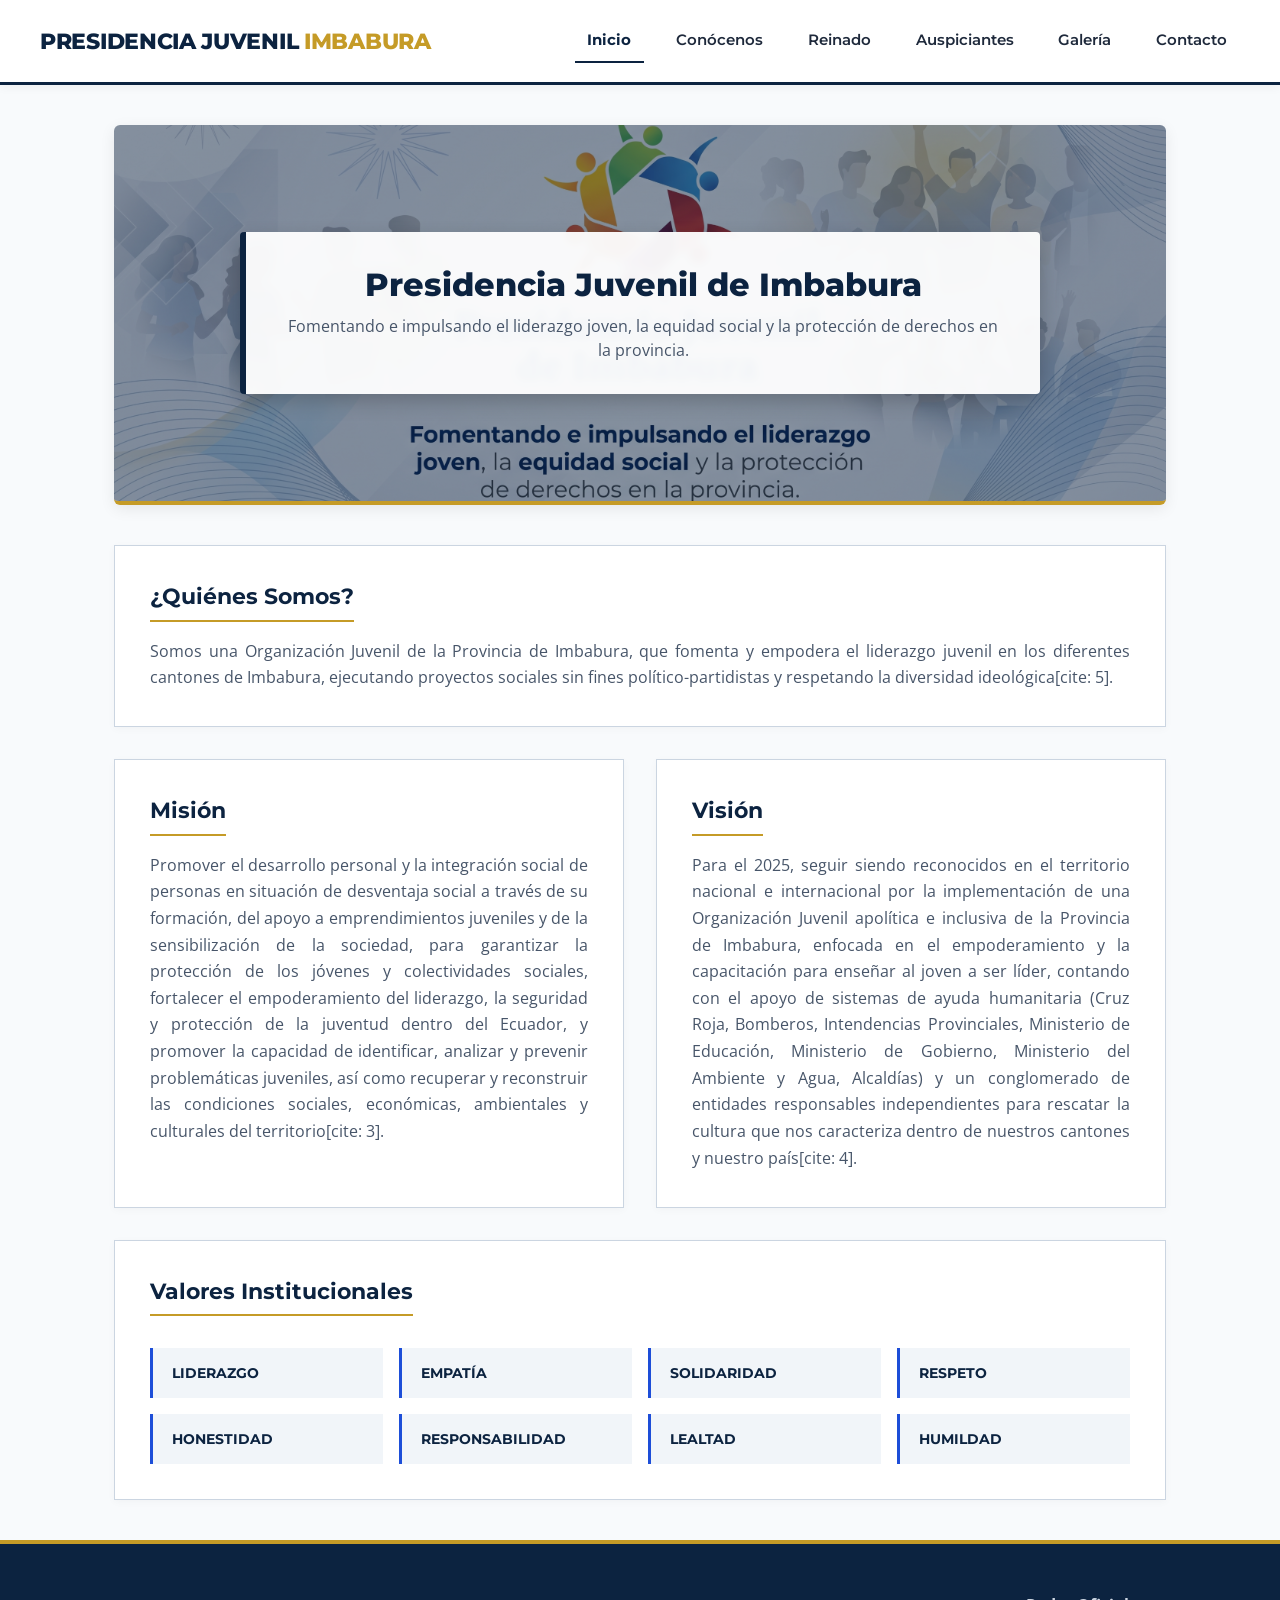
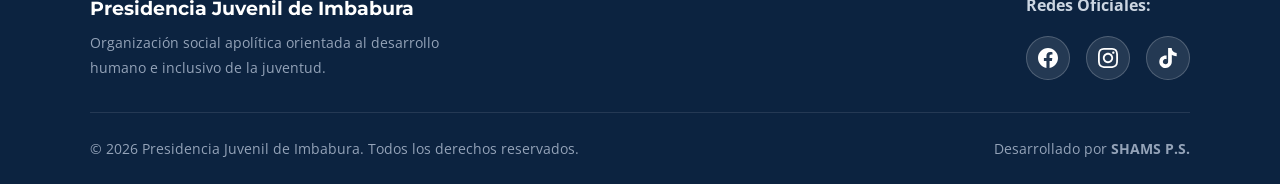
<file: index.html>
<!DOCTYPE html>
<html lang="es">
<head>
    <meta charset="UTF-8">
    <meta name="viewport" content="width=device-width, initial-scale=1.0">
    <title>Presidencia Juvenil de Imbabura | Portal Oficial</title>
    <link rel="stylesheet" href="css/styles.css">
</head>
<body>

    <!-- Menú de Navegación Principal -->
    <header class="navbar">
        <div class="logo">
            <h2>Presidencia Juvenil <span>Imbabura</span></h2>
        </div>
        <nav>
            <ul class="nav-links">
                <li><a href="index.html" class="active">Inicio</a></li>
                <li><a href="conocenos.html">Conócenos</a></li>
                <li><a href="reinado.html">Reinado</a></li>
                <li><a href="auspiciantes.html">Auspiciantes</a></li>
                <li><a href="galeria.html">Galería</a></li>
                <li><a href="contacto.html">Contacto</a></li>
            </ul>
        </nav>
    </header>

    <main class="content">

        <!-- Banner Hero -->
        <section class="hero-image-banner">
            <div class="hero-overlay">
                <div class="hero-card-content">
                    <h1>Presidencia Juvenil de Imbabura</h1>
                    <p>Fomentando e impulsando el liderazgo joven, la equidad social y la protección de derechos en la provincia.</p>
                </div>
            </div>
        </section>

        <section class="info-grid">
            
            <!-- ¿Quiénes Somos? -->
            <div class="info-card-formal full-width">
                <h2>¿Quiénes Somos?</h2>
                <p>Somos una Organización Juvenil de la Provincia de Imbabura, que fomenta y empodera el liderazgo juvenil en los diferentes cantones de Imbabura, ejecutando proyectos sociales sin fines político-partidistas y respetando la diversidad ideológica[cite: 5].</p>
            </div>

            <!-- Misión -->
            <div class="info-card-formal">
                <h2>Misión</h2>
                <p>Promover el desarrollo personal y la integración social de personas en situación de desventaja social a través de su formación, del apoyo a emprendimientos juveniles y de la sensibilización de la sociedad, para garantizar la protección de los jóvenes y colectividades sociales, fortalecer el empoderamiento del liderazgo, la seguridad y protección de la juventud dentro del Ecuador, y promover la capacidad de identificar, analizar y prevenir problemáticas juveniles, así como recuperar y reconstruir las condiciones sociales, económicas, ambientales y culturales del territorio[cite: 3].</p>
            </div>

            <!-- Visión -->
            <div class="info-card-formal">
                <h2>Visión</h2>
                <p>Para el 2025, seguir siendo reconocidos en el territorio nacional e internacional por la implementación de una Organización Juvenil apolítica e inclusiva de la Provincia de Imbabura, enfocada en el empoderamiento y la capacitación para enseñar al joven a ser líder, contando con el apoyo de sistemas de ayuda humanitaria (Cruz Roja, Bomberos, Intendencias Provinciales, Ministerio de Educación, Ministerio de Gobierno, Ministerio del Ambiente y Agua, Alcaldías) y un conglomerado de entidades responsables independientes para rescatar la cultura que nos caracteriza dentro de nuestros cantones y nuestro país[cite: 4].</p>
            </div>

            <!-- Valores -->
            <div class="info-card-formal full-width">
                <h2>Valores Institucionales</h2>
                <div class="valores-container">
                    <div class="valor-box">LIDERAZGO</div>
                    <div class="valor-box">EMPATÍA</div>
                    <div class="valor-box">SOLIDARIDAD</div>
                    <div class="valor-box">RESPETO</div>
                    <div class="valor-box">HONESTIDAD</div>
                    <div class="valor-box">RESPONSABILIDAD</div>
                    <div class="valor-box">LEALTAD</div>
                    <div class="valor-box">HUMILDAD</div>
                </div>
            </div>

        </section>

    </main>

    <footer class="footer">
        <div class="footer-container">
            <div class="footer-brand">
                <h3>Presidencia Juvenil de Imbabura</h3>
                <p>Organización social apolítica orientada al desarrollo humano e inclusivo de la juventud.</p>
            </div>

            <div class="footer-social-box">
                <p><strong>Redes Oficiales:</strong></p>
                <div class="social-links">
                    <!-- Facebook -->
                    <a href="https://www.facebook.com/share/1FJmU1E8xV/" target="_blank" rel="noopener noreferrer" class="social-icon facebook" title="Facebook Oficial">
                        <svg viewBox="0 0 24 24" fill="currentColor"><path d="M24 12.073c0-6.627-5.373-12-12-12s-12 5.373-12 12c0 5.99 4.388 10.954 10.125 11.854v-8.385H7.078v-3.47h3.047V9.43c0-3.007 1.792-4.669 4.533-4.669 1.312 0 2.686.235 2.686.235v2.953H15.83c-1.491 0-1.956.925-1.956 1.874v2.25h3.328l-.532 3.47h-2.796v8.385C19.612 23.027 24 18.062 24 12.073z"/></svg>
                    </a>
                    <!-- Instagram -->
                    <a href="https://www.instagram.com/presidencia_juvenilimbabura?stkn=MXI4ODE0ODQxZ203dQ==" target="_blank" rel="noopener noreferrer" class="social-icon instagram" title="Instagram Oficial">
                        <svg viewBox="0 0 24 24" fill="currentColor"><path d="M12 2.163c3.204 0 3.584.012 4.85.07 3.252.148 4.771 1.691 4.919 4.919.058 1.265.069 1.645.069 4.849 0 3.205-.012 3.584-.069 4.849-.149 3.225-1.664 4.771-4.919 4.919-1.266.058-1.644.07-4.85.07-3.204 0-3.584-.012-4.849-.07-3.26-.149-4.771-1.699-4.919-4.92-.058-1.265-.07-1.644-.07-4.849 0-3.204.013-3.583.07-4.849.149-3.227 1.664-4.771 4.919-4.919 1.266-.057 1.645-.069 4.849-.069zm0-2.163c-3.259 0-3.667.014-4.947.072-4.358.2-6.78 2.618-6.98 6.98-.059 1.281-.073 1.689-.073 4.948 0 3.259.014 3.668.072 4.948.2 4.358 2.618 6.78 6.98 6.98 1.281.058 1.689.072 4.948.072 3.259 0 3.668-.014 4.948-.072 4.354-.2 6.782-2.618 6.979-6.98.059-1.28.073-1.689.073-4.948 0-3.259-.014-3.667-.072-4.947-.196-4.354-2.617-6.78-6.979-6.98-1.281-.059-1.69-.073-4.949-.073zm0 5.838c-3.403 0-6.162 2.759-6.162 6.162s2.759 6.163 6.162 6.163 6.162-2.759 6.162-6.163c0-3.403-2.759-6.162-6.162-6.162zm0 10.162c-2.209 0-4-1.79-4-4 0-2.209 1.791-4 4-4s4 1.791 4 4c0 2.21-1.791 4-4 4zm6.406-11.845c-.796 0-1.441.645-1.441 1.44s.645 1.44 1.441 1.44c.795 0 1.439-.645 1.439-1.44s-.644-1.44-1.439-1.44z"/></svg>
                    </a>
                    <!-- TikTok -->
                    <a href="https://www.tiktok.com/@presidenciajuveni?_r=1&_t=ZS-9A9U67htCU6" target="_blank" rel="noopener noreferrer" class="social-icon tiktok" title="TikTok Oficial">
                        <svg viewBox="0 0 24 24" fill="currentColor"><path d="M12.525.02c1.31-.02 2.61-.01 3.91-.02.08 1.53.63 3.09 1.75 4.17 1.12 1.11 2.7 1.62 4.24 1.79v4.03c-1.44-.05-2.89-.35-4.2-.97-.57-.26-1.1-.59-1.62-.93-.01 2.92.01 5.84-.02 8.75-.08 1.4-.54 2.79-1.35 3.94-1.31 1.92-3.58 3.17-5.91 3.21-1.43.08-2.86-.31-4.08-1.03-2.02-1.19-3.44-3.37-3.65-5.71-.02-.5-.03-1-.01-1.49.18-1.9 1.12-3.72 2.58-4.96 1.66-1.44 3.98-2.13 6.15-1.72.02 1.48-.04 2.96-.04 4.44-.99-.32-2.15-.23-3.02.37-.82.56-1.36 1.52-1.36 2.53-.01 1.03.51 2.04 1.37 2.61.88.58 2.04.66 3.01.25 1.01-.41 1.74-1.39 1.83-2.48.05-2.22.01-4.44.02-6.66.01-3.37-.01-6.74.02-10.11z"/></svg>
                    </a>
                </div>
            </div>
        </div>

        <div class="footer-bottom">
            <p>&copy; 2026 Presidencia Juvenil de Imbabura. Todos los derechos reservados.</p>
            <p>Desarrollado por <strong>SHAMS P.S.</strong></p>
        </div>
    </footer>

    <script src="js/main.js"></script>
</body>
</html>
</file>
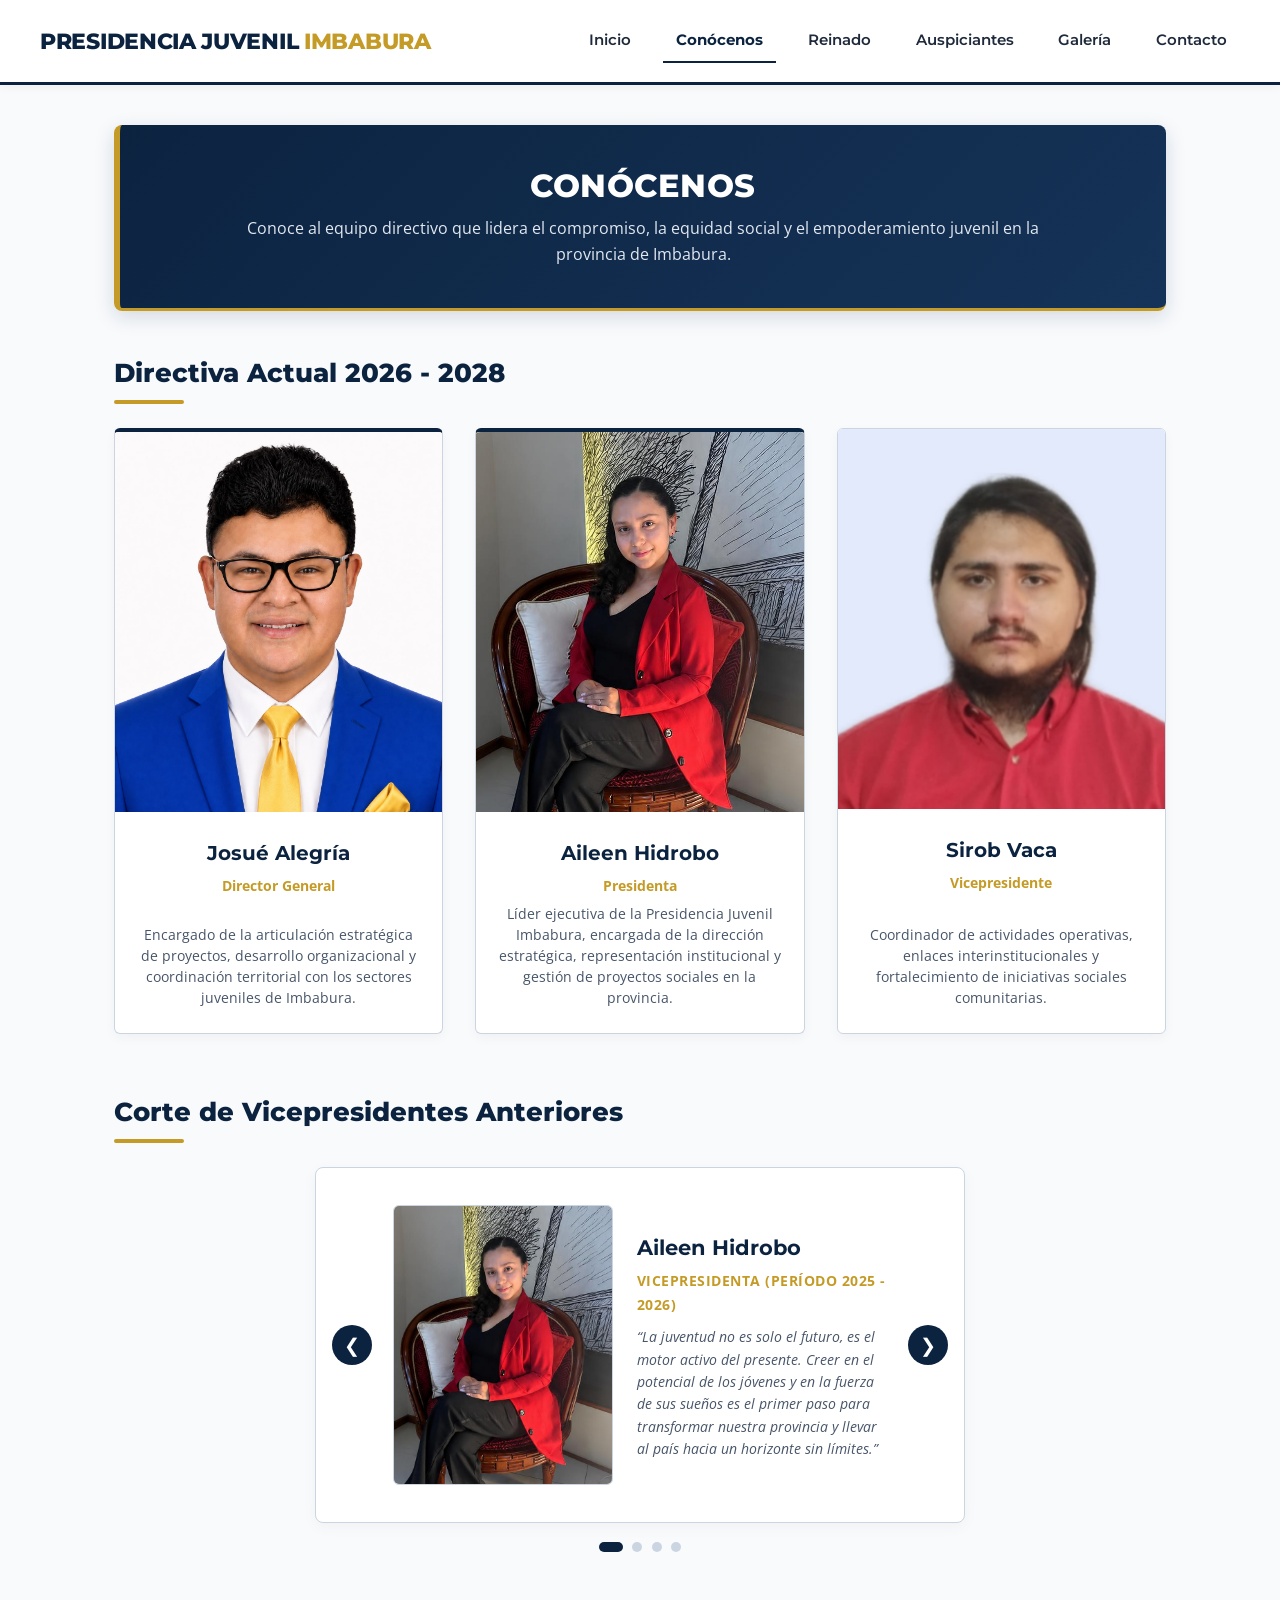
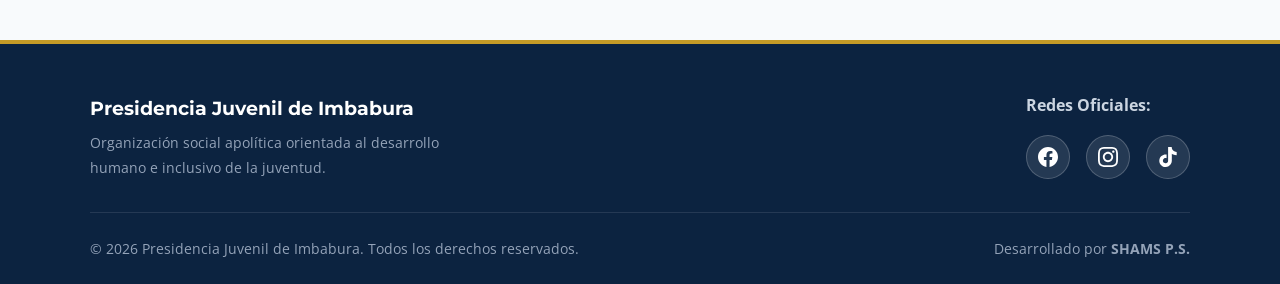
<file: conocenos.html>
<!DOCTYPE html>
<html lang="es">
<head>
    <meta charset="UTF-8">
    <meta name="viewport" content="width=device-width, initial-scale=1.0">
    <title>Presidencia Juvenil de Imbabura | Conócenos</title>
    <link rel="stylesheet" href="css/styles.css">
</head>
<body>

    <!-- Menú de Navegación Principal -->
    <header class="navbar">
        <div class="logo">
            <h2>Presidencia Juvenil <span>Imbabura</span></h2>
        </div>
        <nav>
            <ul class="nav-links">
                <li><a href="index.html">Inicio</a></li>
                <li><a href="conocenos.html" class="active">Conócenos</a></li>
                <li><a href="reinado.html">Reinado</a></li>
                <li><a href="auspiciantes.html">Auspiciantes</a></li>
                <li><a href="galeria.html">Galería</a></li>
                <li><a href="contacto.html">Contacto</a></li>
            </ul>
        </nav>
    </header>

    <main class="content">

        <!-- Banner Estilo Institucional -->
        <section class="page-title-header">
            <h1>Conócenos</h1>
            <p>Conoce al equipo directivo que lidera el compromiso, la equidad social y el empoderamiento juvenil en la provincia de Imbabura.</p>
        </section>

        <!-- SECCIÓN 1: DIRECTIVA ACTUAL -->
        <section class="section-block">
            <div class="section-title">
                <h2>Directiva Actual 2026 - 2028</h2>
                <div class="title-line"></div>
            </div>

            <div class="directiva-grid">
                
                <!-- 1. Director General (Josué Alegría) -->
                <article class="directiva-card principal">
                    <div class="directiva-img">
                        <img src="assets/img/josue-alegria-director-general.jpeg" alt="Josué Alegría Director General">
                    </div>
                    <div class="directiva-info">
                        <h3>Josué Alegría</h3>
                        <span class="directiva-cargo">Director General</span>
                        <p>Encargado de la articulación estratégica de proyectos, desarrollo organizacional y coordinación territorial con los sectores juveniles de Imbabura.</p>
                    </div>
                </article>

                <!-- 2. Presidenta (Aileen Hidrobo) -->
                <article class="directiva-card principal">
                    <div class="directiva-img">
                        <img src="assets/img/aileen-hidrobo-presidenta.jpeg" alt="Aileen Hidrobo Presidenta">
                    </div>
                    <div class="directiva-info">
                        <h3>Aileen Hidrobo</h3>
                        <span class="directiva-cargo">Presidenta</span>
                        <p>Líder ejecutiva de la Presidencia Juvenil Imbabura, encargada de la dirección estratégica, representación institucional y gestión de proyectos sociales en la provincia.</p>
                    </div>
                </article>

                <!-- 3. Vicepresidente (Sirob Vaca) -->
                <article class="directiva-card">
                    <div class="directiva-img">
                        <img src="assets/img/sirob-vaca-vice.jpeg" alt="Sirob Vaca Vice">
                    </div>
                    <div class="directiva-info">
                        <h3>Sirob Vaca</h3>
                        <span class="directiva-cargo">Vicepresidente</span>
                        <p>Coordinador de actividades operativas, enlaces interinstitucionales y fortalecimiento de iniciativas sociales comunitarias.</p>
                    </div>
                </article>

            </div>
        </section>

        <!-- SECCIÓN 2: VICEPRESIDENTES ANTERIORES -->
        <section class="section-block margin-top-large">
            <div class="section-title">
                <h2>Corte de Vicepresidentes Anteriores</h2>
                <div class="title-line"></div>
            </div>

            <div class="carousel-wrapper">
                <button class="carousel-btn prev-btn" id="prevDirectivo" aria-label="Anterior">&#10094;</button>
                
                <div class="carousel-track-container">
                    <div class="carousel-track" id="directivosTrack">
                        
                        <!-- 1. Aileen Hidrobo (2025-2026) -->
                        <div class="carousel-slide active">
                            <div class="reina-slide-card">
                                <div class="reina-slide-img">
                                    <img src="assets/img/aileen-hidrobo-presidenta.jpeg" alt="Aileen Hidrobo Vicepresidenta">
                                </div>
                                <div class="reina-slide-info">
                                    <h3>Aileen Hidrobo</h3>
                                    <span class="reina-periodo">Vicepresidenta (Período 2025 - 2026)</span>
                                    <p><em>“La juventud no es solo el futuro, es el motor activo del presente. Creer en el potencial de los jóvenes y en la fuerza de sus sueños es el primer paso para transformar nuestra provincia y llevar al país hacia un horizonte sin límites.”</em></p>
                                </div>
                            </div>
                        </div>

                        <!-- 2. Mgs. María José García (2023-2025) -->
                        <div class="carousel-slide">
                            <div class="reina-slide-card">
                                <div class="reina-slide-img">
                                    <img src="assets/img/maria-jose-garcia-vice-2023-2025.jpeg" alt="Mgs. María José García Vicepresidenta">
                                </div>
                                <div class="reina-slide-info">
                                    <h3>Mgs. María José García</h3>
                                    <span class="reina-periodo">Vicepresidenta (Período 2023 - 2025)</span>
                                    <p><em>“Creo firmemente en el potencial humano como punto idóneo de partida para transformar realidades y construir vidas con propósito.”</em></p>
                                </div>
                            </div>
                        </div>

                        <!-- 3. Anderson Paredes (2022-2023) -->
                        <div class="carousel-slide">
                            <div class="reina-slide-card">
                                <div class="reina-slide-img">
                                    <img src="assets/img/anderson-paredes-vice-2022-2023.jpeg" alt="Anderson Paredes Vicepresidente">
                                </div>
                                <div class="reina-slide-info">
                                    <h3>Anderson Paredes</h3>
                                    <span class="reina-periodo">Vicepresidente (Período 2022 - 2023)</span>
                                    <p>Coordinó iniciativas de participación juvenil, fortaleciendo el compromiso social y la presencia comunitaria de la organización.</p>
                                </div>
                            </div>
                        </div>

                        <!-- 4. Srta. Dayana Morán (2020-2022) -->
                        <div class="carousel-slide">
                            <div class="reina-slide-card">
                                <div class="reina-slide-img">
                                    <img src="assets/img/dayana-moran-vice-2020-2022.jpeg" alt="Srta. Dayana Morán Vicepresidenta">
                                </div>
                                <div class="reina-slide-info">
                                    <h3>Srta. Dayana Morán</h3>
                                    <span class="reina-periodo">Vicepresidenta (Período 2020 - 2022)</span>
                                    <p>Pionera en el liderazgo ejecutivo vicepresidencial, impulsando proyectos de solidaridad y desarrollo inclusivo en Imbabura.</p>
                                </div>
                            </div>
                        </div>

                    </div>
                </div>

                <button class="carousel-btn next-btn" id="nextDirectivo" aria-label="Siguiente">&#10095;</button>
            </div>

            <!-- Indicadores (Puntos para los 4 vicepresidentes anteriores) -->
            <div class="carousel-dots" id="directivosDots">
                <span class="dot active" data-index="0"></span>
                <span class="dot" data-index="1"></span>
                <span class="dot" data-index="2"></span>
                <span class="dot" data-index="3"></span>
            </div>
        </section>

    </main>

    <footer class="footer">
        <div class="footer-container">
            <div class="footer-brand">
                <h3>Presidencia Juvenil de Imbabura</h3>
                <p>Organización social apolítica orientada al desarrollo humano e inclusivo de la juventud.</p>
            </div>

            <div class="footer-social-box">
                <p><strong>Redes Oficiales:</strong></p>
                <div class="social-links">
                    <a href="https://www.facebook.com/share/1FJmU1E8xV/" target="_blank" rel="noopener noreferrer" class="social-icon facebook" title="Facebook Oficial">
                        <svg viewBox="0 0 24 24" fill="currentColor"><path d="M24 12.073c0-6.627-5.373-12-12-12s-12 5.373-12 12c0 5.99 4.388 10.954 10.125 11.854v-8.385H7.078v-3.47h3.047V9.43c0-3.007 1.792-4.669 4.533-4.669 1.312 0 2.686.235 2.686.235v2.953H15.83c-1.491 0-1.956.925-1.956 1.874v2.25h3.328l-.532 3.47h-2.796v8.385C19.612 23.027 24 18.062 24 12.073z"/></svg>
                    </a>
                    <a href="https://www.instagram.com/presidencia_juvenilimbabura?stkn=MXI4ODE0ODQxZ203dQ==" target="_blank" rel="noopener noreferrer" class="social-icon instagram" title="Instagram Oficial">
                        <svg viewBox="0 0 24 24" fill="currentColor"><path d="M12 2.163c3.204 0 3.584.012 4.85.07 3.252.148 4.771 1.691 4.919 4.919.058 1.265.069 1.645.069 4.849 0 3.205-.012 3.584-.069 4.849-.149 3.225-1.664 4.771-4.919 4.919-1.266.058-1.644.07-4.85.07-3.204 0-3.584-.012-4.849-.07-3.26-.149-4.771-1.699-4.919-4.92-.058-1.265-.07-1.644-.07-4.849 0-3.204.013-3.583.07-4.849.149-3.227 1.664-4.771 4.919-4.919 1.266-.057 1.645-.069 4.849-.069zm0-2.163c-3.259 0-3.667.014-4.947.072-4.358.2-6.78 2.618-6.98 6.98-.059 1.281-.073 1.689-.073 4.948 0 3.259.014 3.668.072 4.948.2 4.358 2.618 6.78 6.98 6.98 1.281.058 1.689.072 4.948.072 3.259 0 3.668-.014 4.948-.072 4.354-.2 6.782-2.618 6.979-6.98.059-1.28.073-1.689.073-4.948 0-3.259-.014-3.667-.072-4.947-.196-4.354-2.617-6.78-6.979-6.98-1.281-.059-1.69-.073-4.949-.073zm0 5.838c-3.403 0-6.162 2.759-6.162 6.162s2.759 6.163 6.162 6.163 6.162-2.759 6.162-6.163c0-3.403-2.759-6.162-6.162-6.162zm0 10.162c-2.209 0-4-1.79-4-4 0-2.209 1.791-4 4-4s4 1.791 4 4c0 2.21-1.791 4-4 4zm6.406-11.845c-.796 0-1.441.645-1.441 1.44s.645 1.44 1.441 1.44c.795 0 1.439-.645 1.439-1.44s-.644-1.44-1.439-1.44z"/></svg>
                    </a>
                    <a href="https://www.tiktok.com/@presidenciajuveni?_r=1&_t=ZS-9A9U67htCU6" target="_blank" rel="noopener noreferrer" class="social-icon tiktok" title="TikTok Oficial">
                        <svg viewBox="0 0 24 24" fill="currentColor"><path d="M12.525.02c1.31-.02 2.61-.01 3.91-.02.08 1.53.63 3.09 1.75 4.17 1.12 1.11 2.7 1.62 4.24 1.79v4.03c-1.44-.05-2.89-.35-4.2-.97-.57-.26-1.1-.59-1.62-.93-.01 2.92.01 5.84-.02 8.75-.08 1.4-.54 2.79-1.35 3.94-1.31 1.92-3.58 3.17-5.91 3.21-1.43.08-2.86-.31-4.08-1.03-2.02-1.19-3.44-3.37-3.65-5.71-.02-.5-.03-1-.01-1.49.18-1.9 1.12-3.72 2.58-4.96 1.66-1.44 3.98-2.13 6.15-1.72.02 1.48-.04 2.96-.04 4.44-.99-.32-2.15-.23-3.02.37-.82.56-1.36 1.52-1.36 2.53-.01 1.03.51 2.04 1.37 2.61.88.58 2.04.66 3.01.25 1.01-.41 1.74-1.39 1.83-2.48.05-2.22.01-4.44.02-6.66.01-3.37-.01-6.74.02-10.11z"/></svg>
                    </a>
                </div>
            </div>
        </div>

        <div class="footer-bottom">
            <p>&copy; 2026 Presidencia Juvenil de Imbabura. Todos los derechos reservados.</p>
            <p>Desarrollado por <strong>SHAMS P.S.</strong></p>
        </div>
    </footer>

    <script src="js/main.js"></script>
</body>
</html>
</file>
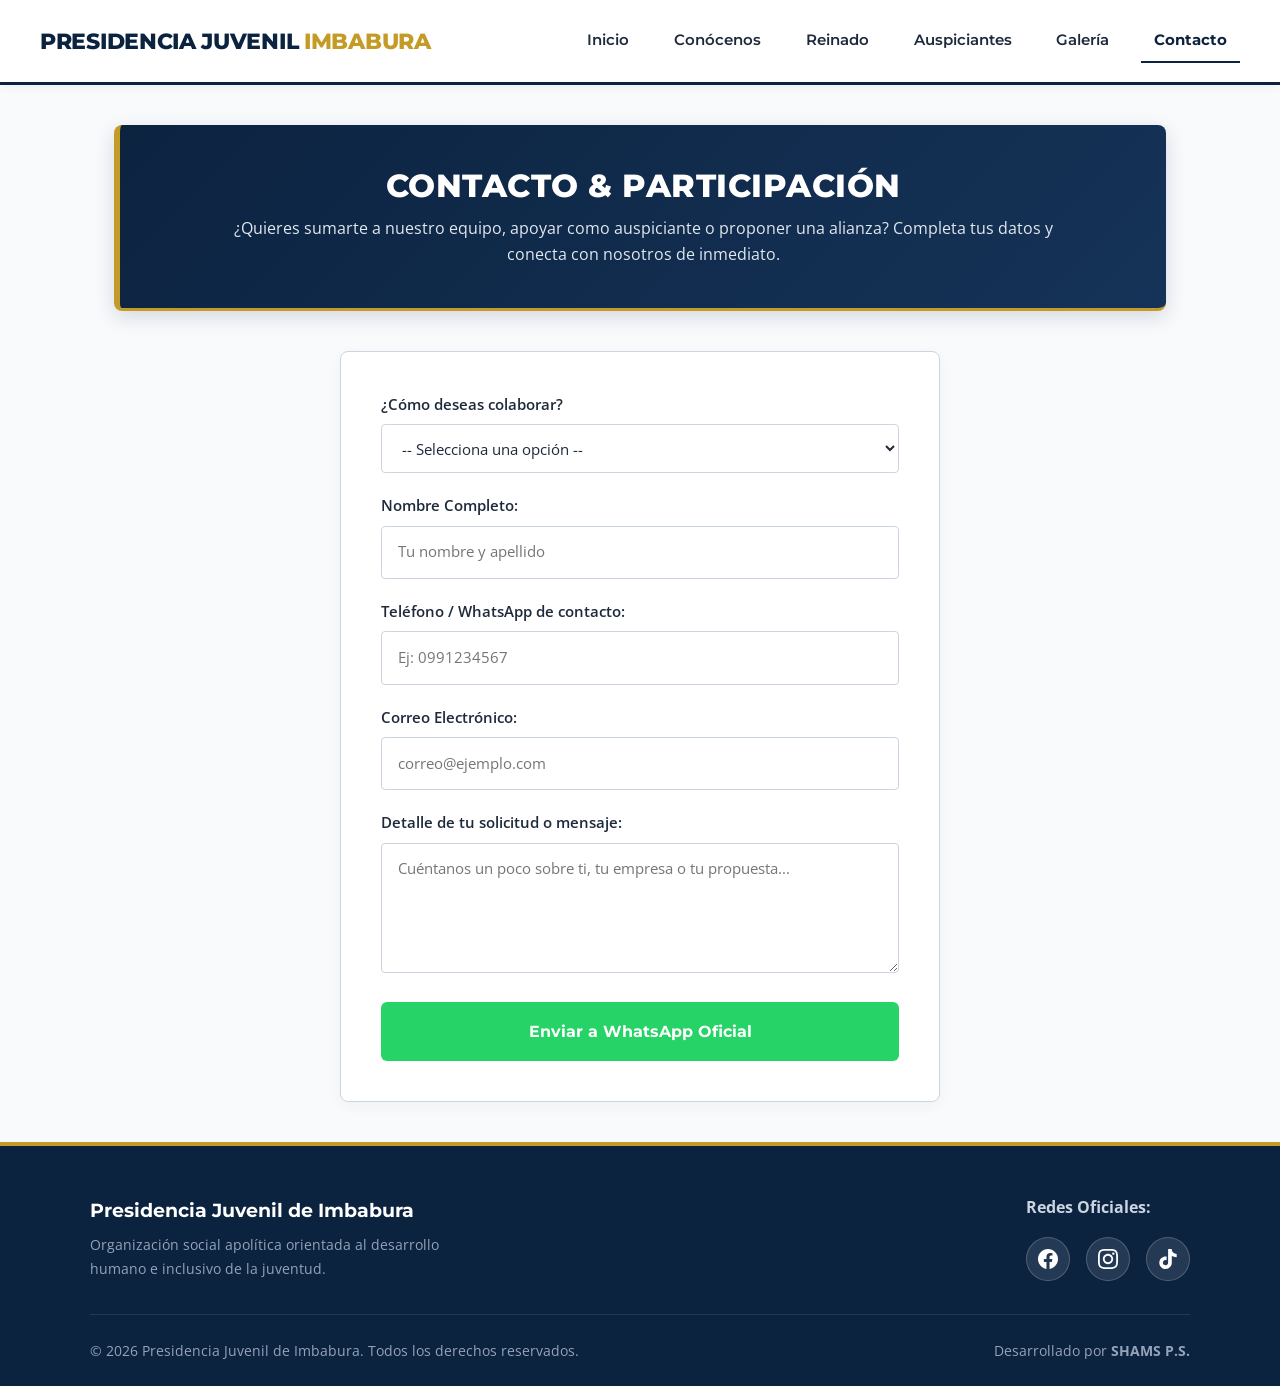
<file: contacto.html>
<!DOCTYPE html>
<html lang="es">
<head>
    <meta charset="UTF-8">
    <meta name="viewport" content="width=device-width, initial-scale=1.0">
    <title>Presidencia Juvenil de Imbabura | Contacto</title>
    <link rel="stylesheet" href="css/styles.css">
</head>
<body>

    <!-- Menú de Navegación Principal -->
    <header class="navbar">
        <div class="logo">
            <h2>Presidencia Juvenil <span>Imbabura</span></h2>
        </div>
        <nav>
            <ul class="nav-links">
                <li><a href="index.html">Inicio</a></li>
                <li><a href="conocenos.html">Conócenos</a></li>
                <li><a href="reinado.html">Reinado</a></li>
                <li><a href="auspiciantes.html">Auspiciantes</a></li>
                <li><a href="galeria.html">Galería</a></li>
                <li><a href="contacto.html" class="active">Contacto</a></li>
            </ul>
        </nav>
    </header>

    <main class="content">

        <!-- Banner Institucional -->
        <section class="page-title-header">
            <h1>Contacto & Participación</h1>
            <p>¿Quieres sumarte a nuestro equipo, apoyar como auspiciante o proponer una alianza? Completa tus datos y conecta con nosotros de inmediato.</p>
        </section>

        <section class="form-container">
            <form id="contactForm">
                
                <!-- Tipo de Solicitud -->
                <div class="form-group">
                    <label for="tipoSolicitud">¿Cómo deseas colaborar?</label>
                    <select id="tipoSolicitud" name="tipoSolicitud" required>
                        <option value="" disabled selected>-- Selecciona una opción --</option>
                        <option value="Quiero ser Voluntario / Integrante">Quiero ser Voluntario / Integrante</option>
                        <option value="Quiero ser Auspiciante / Patrocinador">Quiero ser Auspiciante / Patrocinador</option>
                        <option value="Propuesta de Proyecto o Alianza">Propuesta de Proyecto / Alianza</option>
                        <option value="Consulta General">Consulta General</option>
                    </select>
                </div>

                <!-- Nombre -->
                <div class="form-group">
                    <label for="nombre">Nombre Completo:</label>
                    <input type="text" id="nombre" name="nombre" required placeholder="Tu nombre y apellido">
                </div>

                <!-- Teléfono / WhatsApp -->
                <div class="form-group">
                    <label for="telefono">Teléfono / WhatsApp de contacto:</label>
                    <input type="tel" id="telefono" name="telefono" required placeholder="Ej: 0991234567">
                </div>

                <!-- Correo -->
                <div class="form-group">
                    <label for="email">Correo Electrónico:</label>
                    <input type="email" id="email" name="email" required placeholder="correo@ejemplo.com">
                </div>

                <!-- Mensaje o Detalle -->
                <div class="form-group">
                    <label for="mensaje">Detalle de tu solicitud o mensaje:</label>
                    <textarea id="mensaje" name="mensaje" rows="4" required placeholder="Cuéntanos un poco sobre ti, tu empresa o tu propuesta..."></textarea>
                </div>

                <!-- Botones de Envío Rápido -->
                <div class="form-actions">
                    <button type="submit" class="btn btn-whatsapp">
                        <span>Enviar a WhatsApp Oficial</span>
                    </button>
                </div>

            </form>
        </section>

    </main>

    <footer class="footer">
        <div class="footer-container">
            <div class="footer-brand">
                <h3>Presidencia Juvenil de Imbabura</h3>
                <p>Organización social apolítica orientada al desarrollo humano e inclusivo de la juventud.</p>
            </div>

            <div class="footer-social-box">
                <p><strong>Redes Oficiales:</strong></p>
                <div class="social-links">
                    <a href="https://www.facebook.com/share/1FJmU1E8xV/" target="_blank" rel="noopener noreferrer" class="social-icon facebook" title="Facebook Oficial">
                        <svg viewBox="0 0 24 24" fill="currentColor"><path d="M24 12.073c0-6.627-5.373-12-12-12s-12 5.373-12 12c0 5.99 4.388 10.954 10.125 11.854v-8.385H7.078v-3.47h3.047V9.43c0-3.007 1.792-4.669 4.533-4.669 1.312 0 2.686.235 2.686.235v2.953H15.83c-1.491 0-1.956.925-1.956 1.874v2.25h3.328l-.532 3.47h-2.796v8.385C19.612 23.027 24 18.062 24 12.073z"/></svg>
                    </a>
                    <a href="https://www.instagram.com/presidencia_juvenilimbabura?stkn=MXI4ODE0ODQxZ203dQ==" target="_blank" rel="noopener noreferrer" class="social-icon instagram" title="Instagram Oficial">
                        <svg viewBox="0 0 24 24" fill="currentColor"><path d="M12 2.163c3.204 0 3.584.012 4.85.07 3.252.148 4.771 1.691 4.919 4.919.058 1.265.069 1.645.069 4.849 0 3.205-.012 3.584-.069 4.849-.149 3.225-1.664 4.771-4.919 4.919-1.266.058-1.644.07-4.85.07-3.204 0-3.584-.012-4.849-.07-3.26-.149-4.771-1.699-4.919-4.92-.058-1.265-.07-1.644-.07-4.849 0-3.204.013-3.583.07-4.849.149-3.227 1.664-4.771 4.919-4.919 1.266-.057 1.645-.069 4.849-.069zm0-2.163c-3.259 0-3.667.014-4.947.072-4.358.2-6.78 2.618-6.98 6.98-.059 1.281-.073 1.689-.073 4.948 0 3.259.014 3.668.072 4.948.2 4.358 2.618 6.78 6.98 6.98 1.281.058 1.689.072 4.948.072 3.259 0 3.668-.014 4.948-.072 4.354-.2 6.782-2.618 6.979-6.98.059-1.28.073-1.689.073-4.948 0-3.259-.014-3.667-.072-4.947-.196-4.354-2.617-6.78-6.979-6.98-1.281-.059-1.69-.073-4.949-.073zm0 5.838c-3.403 0-6.162 2.759-6.162 6.162s2.759 6.163 6.162 6.163 6.162-2.759 6.162-6.163c0-3.403-2.759-6.162-6.162-6.162zm0 10.162c-2.209 0-4-1.79-4-4 0-2.209 1.791-4 4-4s4 1.791 4 4c0 2.21-1.791 4-4 4zm6.406-11.845c-.796 0-1.441.645-1.441 1.44s.645 1.44 1.441 1.44c.795 0 1.439-.645 1.439-1.44s-.644-1.44-1.439-1.44z"/></svg>
                    </a>
                    <a href="https://www.tiktok.com/@presidenciajuveni?_r=1&_t=ZS-9A9U67htCU6" target="_blank" rel="noopener noreferrer" class="social-icon tiktok" title="TikTok Oficial">
                        <svg viewBox="0 0 24 24" fill="currentColor"><path d="M12.525.02c1.31-.02 2.61-.01 3.91-.02.08 1.53.63 3.09 1.75 4.17 1.12 1.11 2.7 1.62 4.24 1.79v4.03c-1.44-.05-2.89-.35-4.2-.97-.57-.26-1.1-.59-1.62-.93-.01 2.92.01 5.84-.02 8.75-.08 1.4-.54 2.79-1.35 3.94-1.31 1.92-3.58 3.17-5.91 3.21-1.43.08-2.86-.31-4.08-1.03-2.02-1.19-3.44-3.37-3.65-5.71-.02-.5-.03-1-.01-1.49.18-1.9 1.12-3.72 2.58-4.96 1.66-1.44 3.98-2.13 6.15-1.72.02 1.48-.04 2.96-.04 4.44-.99-.32-2.15-.23-3.02.37-.82.56-1.36 1.52-1.36 2.53-.01 1.03.51 2.04 1.37 2.61.88.58 2.04.66 3.01.25 1.01-.41 1.74-1.39 1.83-2.48.05-2.22.01-4.44.02-6.66.01-3.37-.01-6.74.02-10.11z"/></svg>
                    </a>
                </div>
            </div>
        </div>

        <div class="footer-bottom">
            <p>&copy; 2026 Presidencia Juvenil de Imbabura. Todos los derechos reservados.</p>
            <p>Desarrollado por <strong>SHAMS P.S.</strong></p>
        </div>
    </footer>

    <script src="js/main.js"></script>
</body>
</html>
</file>
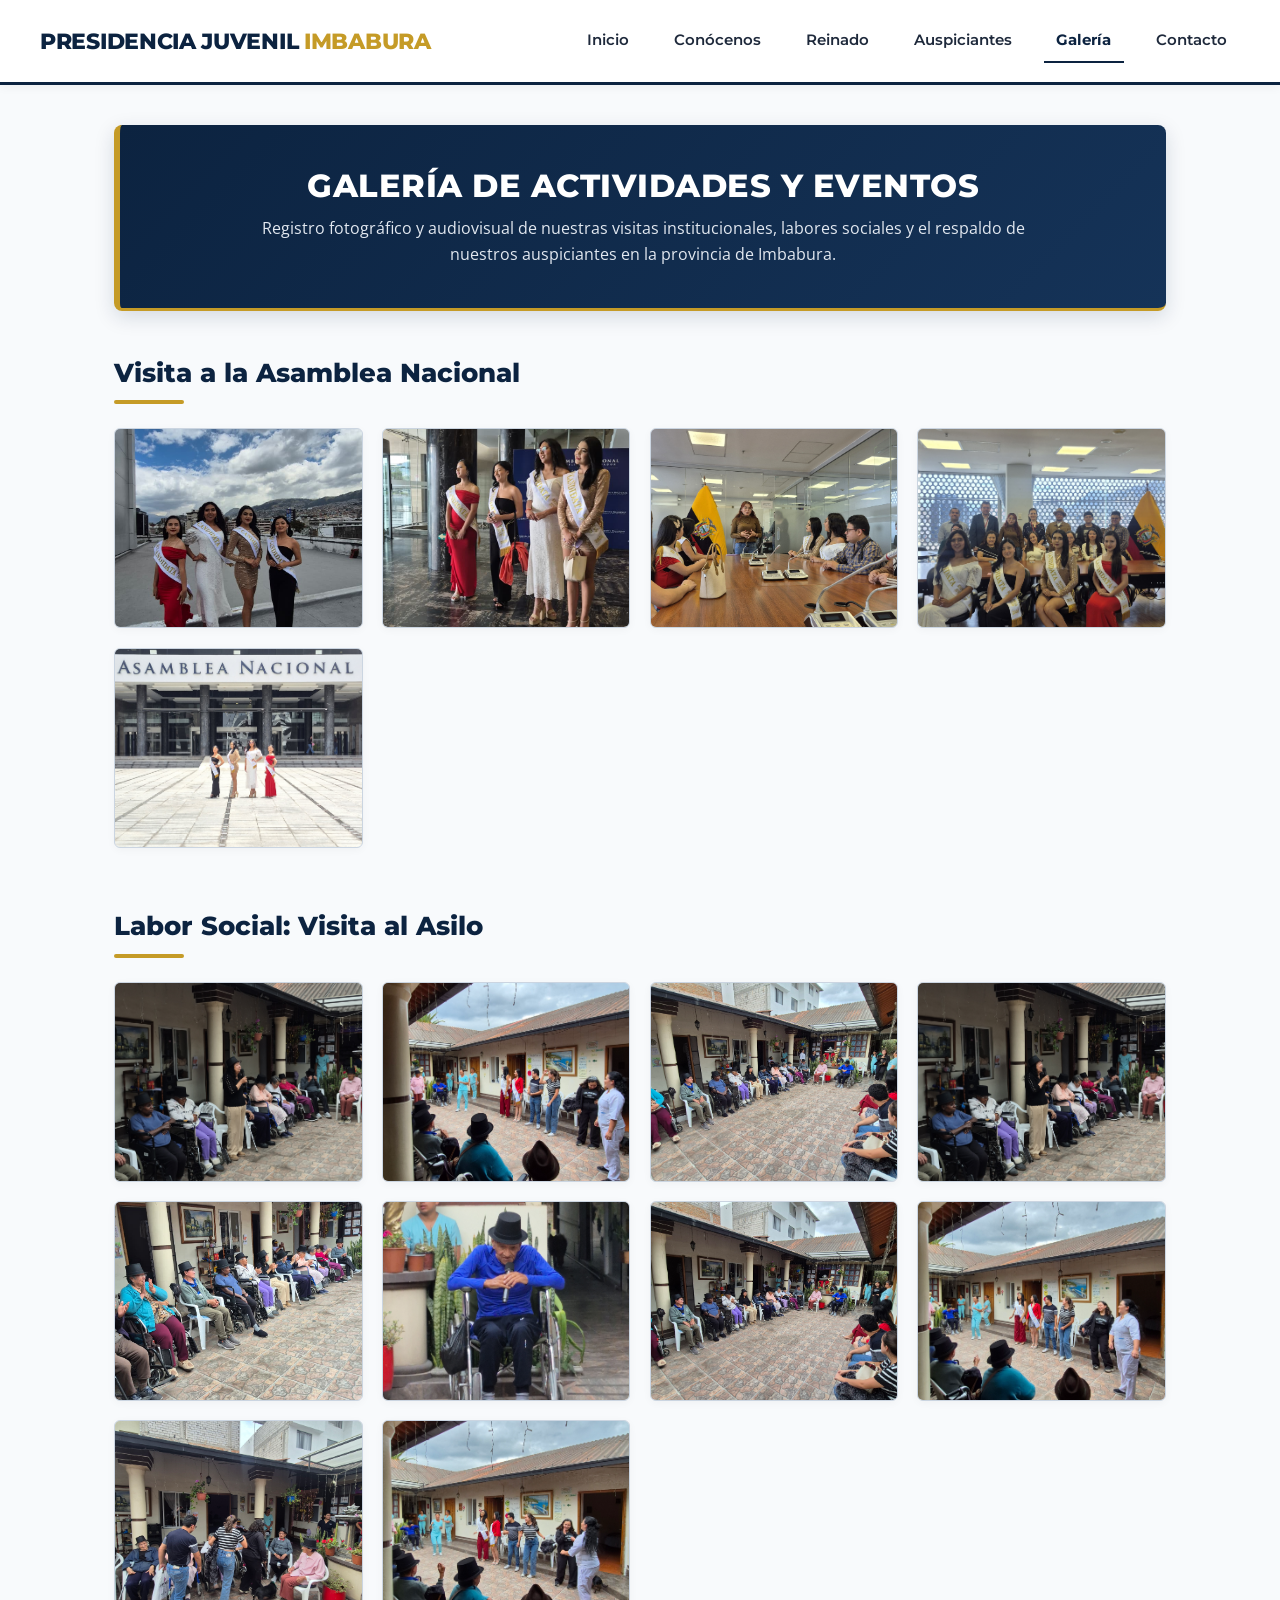
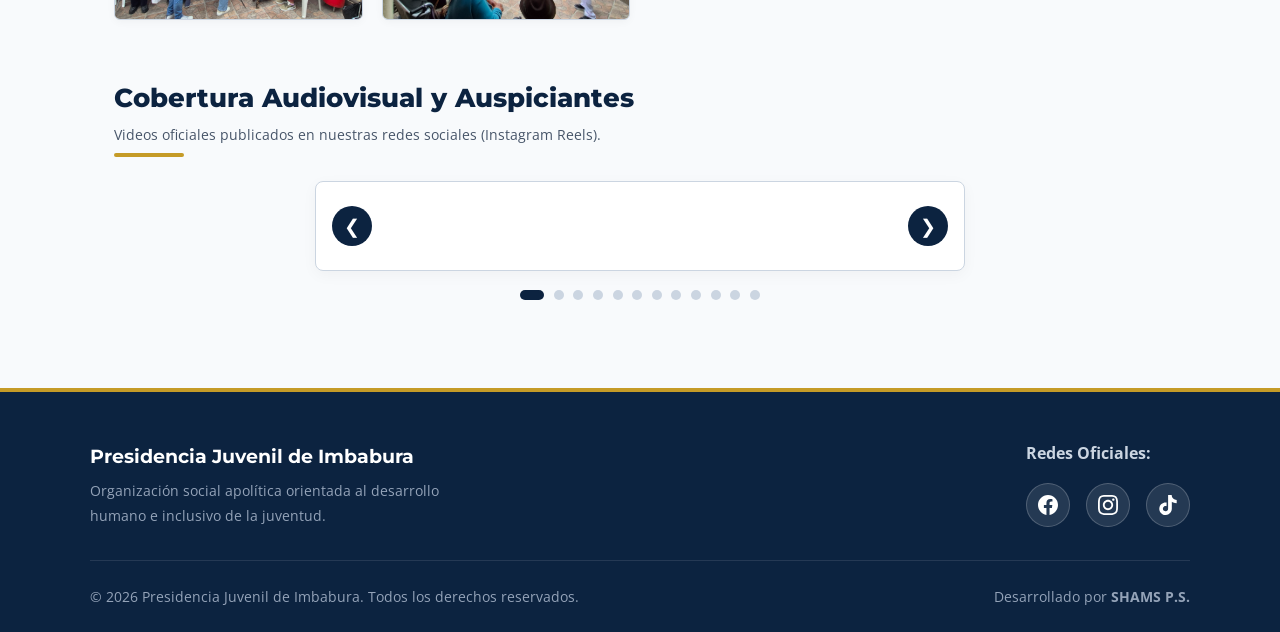
<file: galeria.html>
<!DOCTYPE html>
<html lang="es">
<head>
    <meta charset="UTF-8">
    <meta name="viewport" content="width=device-width, initial-scale=1.0">
    <title>Presidencia Juvenil de Imbabura | Galería</title>
    <link rel="stylesheet" href="css/styles.css">
</head>
<body>

    <!-- Menú de Navegación Principal -->
    <header class="navbar">
        <div class="logo">
            <h2>Presidencia Juvenil <span>Imbabura</span></h2>
        </div>
        <nav>
            <ul class="nav-links">
                <li><a href="index.html">Inicio</a></li>
                <li><a href="conocenos.html">Conócenos</a></li>
                <li><a href="reinado.html">Reinado</a></li>
                <li><a href="auspiciantes.html">Auspiciantes</a></li>
                <li><a href="galeria.html" class="active">Galería</a></li>
                <li><a href="contacto.html">Contacto</a></li>
            </ul>
        </nav>
    </header>

    <main class="content">

        <!-- Banner Institucional -->
        <section class="page-title-header">
            <h1>Galería de Actividades y Eventos</h1>
            <p>Registro fotográfico y audiovisual de nuestras visitas institucionales, labores sociales y el respaldo de nuestros auspiciantes en la provincia de Imbabura.</p>
        </section>

        <!-- ÁLBUM 1: VISITA A LA ASAMBLEA NACIONAL -->
        <section class="section-block">
            <div class="section-title">
                <h2>Visita a la Asamblea Nacional</h2>
                <div class="title-line"></div>
            </div>

            <div class="gallery-grid">
                <div class="gallery-item">
                    <img src="assets/img/galeria/Asamblea1.jpeg" alt="Visita Asamblea Nacional 1">
                </div>
                <div class="gallery-item">
                    <img src="assets/img/galeria/Asamblea2.jpeg" alt="Visita Asamblea Nacional 2">
                </div>
                <div class="gallery-item">
                    <img src="assets/img/galeria/Asamblea3.jpeg" alt="Visita Asamblea Nacional 3">
                </div>
                <div class="gallery-item">
                    <img src="assets/img/galeria/Asamblea4.jpeg" alt="Visita Asamblea Nacional 4">
                </div>
                <div class="gallery-item">
                    <img src="assets/img/galeria/Asamblea5.jpeg" alt="Visita Asamblea Nacional 5">
                </div>
            </div>
        </section>

        <!-- ÁLBUM 2: VISITA AL ASILO DE ANCIANOS -->
        <section class="section-block margin-top-large">
            <div class="section-title">
                <h2>Labor Social: Visita al Asilo</h2>
                <div class="title-line"></div>
            </div>

            <div class="gallery-grid">
                <div class="gallery-item"><img src="assets/img/galeria/VisitaAsilo1.jpeg" alt="Visita Asilo 1"></div>
                <div class="gallery-item"><img src="assets/img/galeria/VisitaAsilo2.jpeg" alt="Visita Asilo 2"></div>
                <div class="gallery-item"><img src="assets/img/galeria/VisitaAsilo3.jpeg" alt="Visita Asilo 3"></div>
                <div class="gallery-item"><img src="assets/img/galeria/VisitaAsilo4.jpeg" alt="Visita Asilo 4"></div>
                <div class="gallery-item"><img src="assets/img/galeria/VisitaAsilo5.jpeg" alt="Visita Asilo 5"></div>
                <div class="gallery-item"><img src="assets/img/galeria/VisitaAsilo6.jpeg" alt="Visita Asilo 6"></div>
                <div class="gallery-item"><img src="assets/img/galeria/VisitaAsilo7.jpeg" alt="Visita Asilo 7"></div>
                <div class="gallery-item"><img src="assets/img/galeria/VisitaAsilo8.jpeg" alt="Visita Asilo 8"></div>
                <div class="gallery-item"><img src="assets/img/galeria/VisitaAsilo9.jpeg" alt="Visita Asilo 9"></div>
                <div class="gallery-item"><img src="assets/img/galeria/VisitaAsilo10.jpeg" alt="Visita Asilo 10"></div>
            </div>
        </section>

        <!-- ÁLBUM 3: REELS DE INSTAGRAM EN RULETA / CARRUSEL -->
        <section class="section-block margin-top-large">
            <div class="section-title">
                <h2>Cobertura Audiovisual y Auspiciantes</h2>
                <p class="section-subtitle">Videos oficiales publicados en nuestras redes sociales (Instagram Reels).</p>
                <div class="title-line"></div>
            </div>

            <div class="carousel-wrapper">
                <button class="carousel-btn prev-btn" id="igPrevBtn" aria-label="Anterior">&#10094;</button>

                <div class="carousel-track-container">
                    <div class="carousel-track" id="igCarouselTrack">
                        
                        <!-- Reel 1 -->
                        <div class="carousel-slide">
                            <blockquote class="instagram-media" data-instgrm-permalink="https://www.instagram.com/reel/DedRRr6N6ow/" data-instgrm-version="14"></blockquote>
                        </div>
                        <!-- Reel 2 -->
                        <div class="carousel-slide">
                            <blockquote class="instagram-media" data-instgrm-permalink="https://www.instagram.com/reel/DecrBmGss5i/" data-instgrm-version="14"></blockquote>
                        </div>
                        <!-- Reel 3 -->
                        <div class="carousel-slide">
                            <blockquote class="instagram-media" data-instgrm-permalink="https://www.instagram.com/reel/DecqQJPsUIw/" data-instgrm-version="14"></blockquote>
                        </div>
                        <!-- Reel 4 -->
                        <div class="carousel-slide">
                            <blockquote class="instagram-media" data-instgrm-permalink="https://www.instagram.com/reel/DeSLO42srM8/" data-instgrm-version="14"></blockquote>
                        </div>
                        <!-- Reel 5 -->
                        <div class="carousel-slide">
                            <blockquote class="instagram-media" data-instgrm-permalink="https://www.instagram.com/reel/DeAxR_TtteT/" data-instgrm-version="14"></blockquote>
                        </div>
                        <!-- Reel 6 -->
                        <div class="carousel-slide">
                            <blockquote class="instagram-media" data-instgrm-permalink="https://www.instagram.com/reel/Dd_6VXFsXb5/" data-instgrm-version="14"></blockquote>
                        </div>
                        <!-- Reel 7 -->
                        <div class="carousel-slide">
                            <blockquote class="instagram-media" data-instgrm-permalink="https://www.instagram.com/reel/Dd7NwHBsx7t/" data-instgrm-version="14"></blockquote>
                        </div>
                        <!-- Reel 8 -->
                        <div class="carousel-slide">
                            <blockquote class="instagram-media" data-instgrm-permalink="https://www.instagram.com/reel/Dd4A0JLMoVA/" data-instgrm-version="14"></blockquote>
                        </div>
                        <!-- Reel 9 -->
                        <div class="carousel-slide">
                            <blockquote class="instagram-media" data-instgrm-permalink="https://www.instagram.com/reel/Dd4AcIOsZvf/" data-instgrm-version="14"></blockquote>
                        </div>
                        <!-- Reel 10 -->
                        <div class="carousel-slide">
                            <blockquote class="instagram-media" data-instgrm-permalink="https://www.instagram.com/reel/Ddy7i3UMWNr/" data-instgrm-version="14"></blockquote>
                        </div>
                        <!-- Reel 11 -->
                        <div class="carousel-slide">
                            <blockquote class="instagram-media" data-instgrm-permalink="https://www.instagram.com/reel/DdrfVgfsE-v/" data-instgrm-version="14"></blockquote>
                        </div>
                        <!-- Reel 12 -->
                        <div class="carousel-slide">
                            <blockquote class="instagram-media" data-instgrm-permalink="https://www.instagram.com/reel/DdrOC89METL/" data-instgrm-version="14"></blockquote>
                        </div>

                    </div>
                </div>

                <button class="carousel-btn next-btn" id="igNextBtn" aria-label="Siguiente">&#10095;</button>
            </div>
            
            <div class="carousel-dots" id="igDotsContainer"></div>
        </section>

    </main>

    <footer class="footer">
        <div class="footer-container">
            <div class="footer-brand">
                <h3>Presidencia Juvenil de Imbabura</h3>
                <p>Organización social apolítica orientada al desarrollo humano e inclusivo de la juventud.</p>
            </div>

            <div class="footer-social-box">
                <p><strong>Redes Oficiales:</strong></p>
                <div class="social-links">
                    <a href="https://www.facebook.com/share/1FJmU1E8xV/" target="_blank" rel="noopener noreferrer" class="social-icon facebook" title="Facebook Oficial">
                        <svg viewBox="0 0 24 24" fill="currentColor"><path d="M24 12.073c0-6.627-5.373-12-12-12s-12 5.373-12 12c0 5.99 4.388 10.954 10.125 11.854v-8.385H7.078v-3.47h3.047V9.43c0-3.007 1.792-4.669 4.533-4.669 1.312 0 2.686.235 2.686.235v2.953H15.83c-1.491 0-1.956.925-1.956 1.874v2.25h3.328l-.532 3.47h-2.796v8.385C19.612 23.027 24 18.062 24 12.073z"/></svg>
                    </a>
                    <a href="https://www.instagram.com/presidencia_juvenilimbabura?stkn=MXI4ODE0ODQxZ203dQ==" target="_blank" rel="noopener noreferrer" class="social-icon instagram" title="Instagram Oficial">
                        <svg viewBox="0 0 24 24" fill="currentColor"><path d="M12 2.163c3.204 0 3.584.012 4.85.07 3.252.148 4.771 1.691 4.919 4.919.058 1.265.069 1.645.069 4.849 0 3.205-.012 3.584-.069 4.849-.149 3.225-1.664 4.771-4.919 4.919-1.266.058-1.644.07-4.85.07-3.204 0-3.584-.012-4.849-.07-3.26-.149-4.771-1.699-4.919-4.92-.058-1.265-.07-1.644-.07-4.849 0-3.204.013-3.583.07-4.849.149-3.227 1.664-4.771 4.919-4.919 1.266-.057 1.645-.069 4.849-.069zm0-2.163c-3.259 0-3.667.014-4.947.072-4.358.2-6.78 2.618-6.98 6.98-.059 1.281-.073 1.689-.073 4.948 0 3.259.014 3.668.072 4.948.2 4.358 2.618 6.78 6.98 6.98 1.281.058 1.689.072 4.948.072 3.259 0 3.668-.014 4.948-.072 4.354-.2 6.782-2.618 6.979-6.98.059-1.28.073-1.689.073-4.948 0-3.259-.014-3.667-.072-4.947-.196-4.354-2.617-6.78-6.979-6.98-1.281-.059-1.69-.073-4.949-.073zm0 5.838c-3.403 0-6.162 2.759-6.162 6.162s2.759 6.163 6.162 6.163 6.162-2.759 6.162-6.163c0-3.403-2.759-6.162-6.162-6.162zm0 10.162c-2.209 0-4-1.79-4-4 0-2.209 1.791-4 4-4s4 1.791 4 4c0 2.21-1.791 4-4 4zm6.406-11.845c-.796 0-1.441.645-1.441 1.44s.645 1.44 1.441 1.44c.795 0 1.439-.645 1.439-1.44s-.644-1.44-1.439-1.44z"/></svg>
                    </a>
                    <a href="https://www.tiktok.com/@presidenciajuveni?_r=1&_t=ZS-9A9U67htCU6" target="_blank" rel="noopener noreferrer" class="social-icon tiktok" title="TikTok Oficial">
                        <svg viewBox="0 0 24 24" fill="currentColor"><path d="M12.525.02c1.31-.02 2.61-.01 3.91-.02.08 1.53.63 3.09 1.75 4.17 1.12 1.11 2.7 1.62 4.24 1.79v4.03c-1.44-.05-2.89-.35-4.2-.97-.57-.26-1.1-.59-1.62-.93-.01 2.92.01 5.84-.02 8.75-.08 1.4-.54 2.79-1.35 3.94-1.31 1.92-3.58 3.17-5.91 3.21-1.43.08-2.86-.31-4.08-1.03-2.02-1.19-3.44-3.37-3.65-5.71-.02-.5-.03-1-.01-1.49.18-1.9 1.12-3.72 2.58-4.96 1.66-1.44 3.98-2.13 6.15-1.72.02 1.48-.04 2.96-.04 4.44-.99-.32-2.15-.23-3.02.37-.82.56-1.36 1.52-1.36 2.53-.01 1.03.51 2.04 1.37 2.61.88.58 2.04.66 3.01.25 1.01-.41 1.74-1.39 1.83-2.48.05-2.22.01-4.44.02-6.66.01-3.37-.01-6.74.02-10.11z"/></svg>
                    </a>
                </div>
            </div>
        </div>

        <div class="footer-bottom">
            <p>&copy; 2026 Presidencia Juvenil de Imbabura. Todos los derechos reservados.</p>
            <p>Desarrollado por <strong>SHAMS P.S.</strong></p>
        </div>
    </footer>

    <!-- Script Oficial para incrustar Reels de Instagram -->
    <script async src="//www.instagram.com/embed.js"></script>
    <script src="js/main.js"></script>
</body>
</html>
</file>
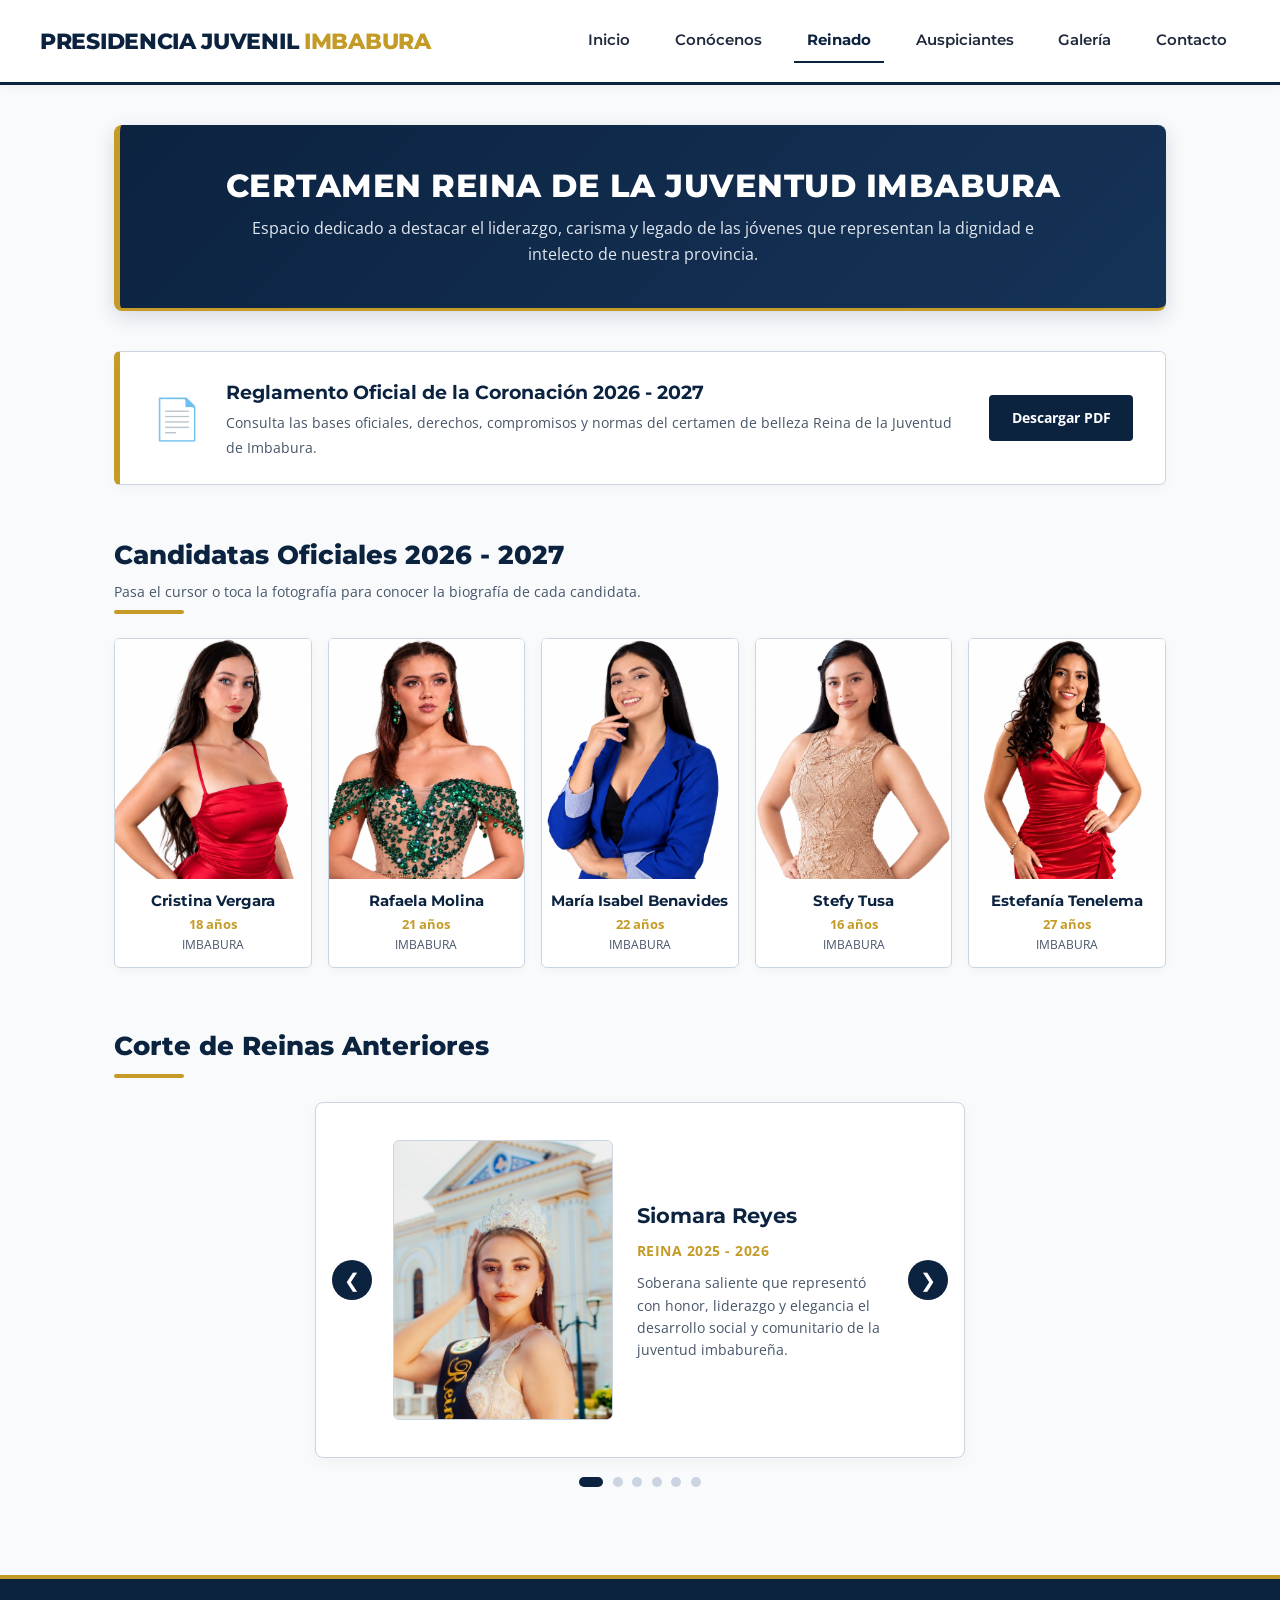
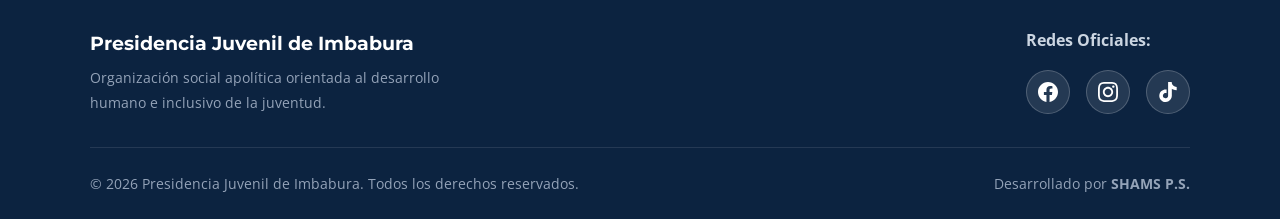
<file: reinado.html>
<!DOCTYPE html>
<html lang="es">
<head>
    <meta charset="UTF-8">
    <meta name="viewport" content="width=device-width, initial-scale=1.0">
    <title>Presidencia Juvenil de Imbabura | Certamen y Reinas</title>
    <link rel="stylesheet" href="css/styles.css">
</head>
<body>

    <!-- Menú de Navegación Principal -->
    <header class="navbar">
        <div class="logo">
            <h2>Presidencia Juvenil <span>Imbabura</span></h2>
        </div>
        <nav>
            <button class="menu-toggle" id="menuToggle" aria-label="Abrir menú">
                <span></span>
                <span></span>
                <span></span>
            </button>
            <ul class="nav-links">
                <li><a href="index.html">Inicio</a></li>
                <li><a href="conocenos.html">Conócenos</a></li>
                <li><a href="reinado.html" class="active">Reinado</a></li>
                <li><a href="auspiciantes.html">Auspiciantes</a></li>
                <li><a href="galeria.html">Galería</a></li>
                <li><a href="contacto.html">Contacto</a></li>
            </ul>
        </nav>
    </header>

    <main class="content">

        <!-- Banner Institucional -->
        <section class="page-title-header">
            <h1>Certamen Reina de la Juventud Imbabura</h1>
            <p>Espacio dedicado a destacar el liderazgo, carisma y legado de las jóvenes que representan la dignidad e intelecto de nuestra provincia.</p>
        </section>

        <!-- SECCIÓN DE REGLAMENTO -->
        <section class="section-block">
            <div class="doc-card">
                <div class="doc-icon">📄</div>
                <div class="doc-info">
                    <h3>Reglamento Oficial de la Coronación 2026 - 2027</h3>
                    <p>Consulta las bases oficiales, derechos, compromisos y normas del certamen de belleza Reina de la Juventud de Imbabura.</p>
                </div>
                <a href="assets/docs/Reglamento_Coronacion_2026_2027.pdf" target="_blank" class="doc-btn">Descargar PDF</a>
            </div>
        </section>

        <!-- SECCIÓN 1: CANDIDATAS OFICIALES 2026 (Interactive Flip Cards) -->
        <section class="section-block">
            <div class="section-title">
                <h2>Candidatas Oficiales 2026 - 2027</h2>
                <p class="section-subtitle">Pasa el cursor o toca la fotografía para conocer la biografía de cada candidata.</p>
                <div class="title-line"></div>
            </div>

            <div class="candidatas-container-row">
                
                <!-- Candidata 1: Cristina Vergara -->
                <article class="candidata-card-compact interactive-card">
                    <div class="candidata-card-inner">
                        <div class="card-front">
                            <div class="candidata-img-compact">
                                <img src="assets/img/candidata1.jpeg" alt="Cristina Vergara">
                            </div>
                            <div class="candidata-info-compact">
                                <h3>Cristina Vergara</h3>
                                <span class="candidata-edad">18 años</span>
                                <p class="candidata-origen">Imbabura</p>
                            </div>
                        </div>
                        <div class="card-back">
                            <h3>Cristina Vergara</h3>
                            <p>Cristina Vergara es una mujer humilde, sencilla y alegre, que se caracteriza por su carisma y calidez humana. Siempre está dispuesta a ayudar de corazón, escuchar y brindar cariño sin esperar nada a cambio. Su sonrisa refleja su esencia y su vocación de servicio, pues encuentra su felicidad en compartir, ayudar y ver sonreír a los demás. Cree en la bondad y la autenticidad como formas de llegar a cada corazón, dejando una huella positiva en quienes la rodean.</p>
                        </div>
                    </div>
                </article>

                <!-- Candidata 2: Rafaela Molina -->
                <article class="candidata-card-compact interactive-card">
                    <div class="candidata-card-inner">
                        <div class="card-front">
                            <div class="candidata-img-compact">
                                <img src="assets/img/candidata2.jpeg" alt="Rafaela Molina">
                            </div>
                            <div class="candidata-info-compact">
                                <h3>Rafaela Molina</h3>
                                <span class="candidata-edad">21 años</span>
                                <p class="candidata-origen">Imbabura</p>
                            </div>
                        </div>
                        <div class="card-back">
                            <h3>Rafaela Molina</h3>
                            <p>Rafaela Molina tiene 21 años y es estudiante de Psicología, modelo y bailarina de folklore. Se caracteriza por ser una mujer disciplinada, sensible y comprometida con su entorno. Encuentra en la Psicología una vocación para comprender y contribuir al bienestar de los demás, mientras que el folklore le permite mantener vivas sus raíces culturales. El modelaje fortalece su seguridad y expresión personal. Aspira a convertir la corona en una oportunidad para servir, inspirar y trabajar por el bienestar de la juventud y el desarrollo de su provincia.</p>
                        </div>
                    </div>
                </article>

                <!-- Candidata 3: María Isabel Benavides -->
                <article class="candidata-card-compact interactive-card">
                    <div class="candidata-card-inner">
                        <div class="card-front">
                            <div class="candidata-img-compact">
                                <img src="assets/img/candidata3.jpeg" alt="María Isabel Benavides">
                            </div>
                            <div class="candidata-info-compact">
                                <h3>María Isabel Benavides</h3>
                                <span class="candidata-edad">22 años</span>
                                <p class="candidata-origen">Imbabura</p>
                            </div>
                        </div>
                        <div class="card-back">
                            <h3>María Isabel Benavides</h3>
                            <p>María Isabel es una joven espontánea, extrovertida y apasionada por el deporte y la cultura. Actualmente estudia Entrenamiento Deportivo en la Universidad Técnica del Norte. Es bailarina de folklore e instructora de bastoneras, actividades que reflejan su energía y creatividad. Se caracteriza por su carisma, liderazgo y facilidad para relacionarse con los demás. Ha participado en eventos culturales y proyectos comunitarios, destacándose como Señorita Confraternidad de la parroquia de Caranqui durante dos años consecutivos. Es una joven responsable, soñadora y comprometida con su crecimiento personal y su comunidad.</p>
                        </div>
                    </div>
                </article>

                <!-- Candidata 4: Stefy Tusa -->
                <article class="candidata-card-compact interactive-card">
                    <div class="candidata-card-inner">
                        <div class="card-front">
                            <div class="candidata-img-compact">
                                <img src="assets/img/candidata4.jpeg" alt="Stefy Tusa">
                            </div>
                            <div class="candidata-info-compact">
                                <h3>Stefy Tusa</h3>
                                <span class="candidata-edad">16 años</span>
                                <p class="candidata-origen">Imbabura</p>
                            </div>
                        </div>
                        <div class="card-back">
                            <h3>Stefy Tusa</h3>
                            <p>Stefy Tusa tiene 16 años y representa orgullosamente al Colegio Sagrado Corazón de Jesús Bethlemitas. Forma parte del grupo de Bastoneras Bethlemitas y ha participado en la Consagración de Lazos Mariano y el Grupo de Danza Bethlemita. Se caracteriza por su dulzura, humildad, empatía y nobleza, cualidades que reflejan su vocación de servicio. Es una joven soñadora y perseverante, comprometida con sus metas y con brindar lo mejor de sí a quienes la rodean. Cree en la bondad, el respeto y el amor como formas de inspirar a los demás.</p>
                        </div>
                    </div>
                </article>

                <!-- Candidata 5: Estefanía Tenelema -->
                <article class="candidata-card-compact interactive-card">
                    <div class="candidata-card-inner">
                        <div class="card-front">
                            <div class="candidata-img-compact">
                                <img src="assets/img/candidata5.jpeg" alt="Estefanía Tenelema">
                            </div>
                            <div class="candidata-info-compact">
                                <h3>Estefanía Tenelema</h3>
                                <span class="candidata-edad">27 años</span>
                                <p class="candidata-origen">Imbabura</p>
                            </div>
                        </div>
                        <div class="card-back">
                            <h3>Estefanía Tenelema</h3>
                            <p>Estefanía Tenelema tiene 27 años y es egresada de la carrera de Arquitectura. Se caracteriza por ser una mujer creativa, perseverante y soñadora, apasionada por el diseño, el arte y la creación de nuevas ideas. Cree firmemente en el potencial de la juventud para transformar la sociedad y construir un mejor presente. Como candidata a Reina de la Juventud Imbabura, busca representar con orgullo a los jóvenes y grupos vulnerables, inspirar a través de su historia y promover acciones que generen un impacto positivo en su comunidad.</p>
                        </div>
                    </div>
                </article>

            </div>
        </section>

        <!-- SECCIÓN 2: CARRUSEL DE REINAS ANTERIORES -->
        <section class="section-block margin-top-large">
            <div class="section-title">
                <h2>Corte de Reinas Anteriores</h2>
                <div class="title-line"></div>
            </div>

            <div class="carousel-wrapper">
                <button class="carousel-btn prev-btn" id="prevReina" aria-label="Anterior">&#10094;</button>
                
                <div class="carousel-track-container">
                    <div class="carousel-track" id="reinasTrack">
                        
                        <div class="carousel-slide active">
                            <div class="reina-slide-card">
                                <div class="reina-slide-img">
                                    <img src="assets/img/siomara-reyes.jpeg" alt="Siomara Reyes">
                                </div>
                                <div class="reina-slide-info">
                                    <h3>Siomara Reyes</h3>
                                    <span class="reina-periodo">Reina 2025 - 2026</span>
                                    <p>Soberana saliente que representó con honor, liderazgo y elegancia el desarrollo social y comunitario de la juventud imbabureña.</p>
                                </div>
                            </div>
                        </div>

                        <div class="carousel-slide">
                            <div class="reina-slide-card">
                                <div class="reina-slide-img">
                                    <img src="assets/img/adrielys-bejarano.jpeg" alt="Adrielys Bejarano">
                                </div>
                                <div class="reina-slide-info">
                                    <h3>Adrielys Bejarano</h3>
                                    <span class="reina-periodo">Reina 2024 - 2025</span>
                                    <p>Encabezó iniciativas comunitarias enfocadas en la educación, empoderamiento juvenil y proyectos sociales en la provincia.</p>
                                </div>
                            </div>
                        </div>

                        <div class="carousel-slide">
                            <div class="reina-slide-card">
                                <div class="reina-slide-img">
                                    <img src="assets/img/paola-yandun.jpeg" alt="Paola Yandun">
                                </div>
                                <div class="reina-slide-info">
                                    <h3>Paola Yandun</h3>
                                    <span class="reina-periodo">Reina 2023 - 2024</span>
                                    <p>Promovió campañas de inclusión, cultura y voluntariado social en los cantones de la provincia de Imbabura.</p>
                                </div>
                            </div>
                        </div>

                        <div class="carousel-slide">
                            <div class="reina-slide-card">
                                <div class="reina-slide-img">
                                    <img src="assets/img/karla-lozano.jpeg" alt="Srta. Karla Lozano">
                                </div>
                                <div class="reina-slide-info">
                                    <h3>Srta. Karla Lozano</h3>
                                    <span class="reina-periodo">Reina 2021 - 2022</span>
                                    <p>Destacó por su firme compromiso social y articular acciones en favor de sectores vulnerables durante su gestión.</p>
                                </div>
                            </div>
                        </div>

                        <div class="carousel-slide">
                            <div class="reina-slide-card">
                                <div class="reina-slide-img">
                                    <img src="assets/img/samantha-teca.jpeg" alt="Samantha Teca">
                                </div>
                                <div class="reina-slide-info">
                                    <h3>Samantha Teca</h3>
                                    <span class="reina-periodo">Srta. Juventud 2020 - 2021</span>
                                    <p>Impulsó la solidaridad y empatía juvenil mediante proyectos de acompañamiento y presencia en territorio.</p>
                                </div>
                            </div>
                        </div>

                        <div class="carousel-slide">
                            <div class="reina-slide-card">
                                <div class="reina-slide-img">
                                    <img src="assets/img/genesis-romo.jpeg" alt="Srta. Génesis Romo">
                                </div>
                                <div class="reina-slide-info">
                                    <h3>Srta. Génesis Romo</h3>
                                    <span class="reina-periodo">Srta. Juventud 2019 - 2020</span>
                                    <p>Pionera en consolidar la representación y el protagonismo de las jóvenes líderes en la provincia de Imbabura.</p>
                                </div>
                            </div>
                        </div>

                    </div>
                </div>

                <button class="carousel-btn next-btn" id="nextReina" aria-label="Siguiente">&#10095;</button>
            </div>

            <div class="carousel-dots" id="carouselDots">
                <span class="dot active" data-index="0"></span>
                <span class="dot" data-index="1"></span>
                <span class="dot" data-index="2"></span>
                <span class="dot" data-index="3"></span>
                <span class="dot" data-index="4"></span>
                <span class="dot" data-index="5"></span>
            </div>
        </section>

    </main>

    <footer class="footer">
        <div class="footer-container">
            <div class="footer-brand">
                <h3>Presidencia Juvenil de Imbabura</h3>
                <p>Organización social apolítica orientada al desarrollo humano e inclusivo de la juventud.</p>
            </div>

            <div class="footer-social-box">
                <p><strong>Redes Oficiales:</strong></p>
                <div class="social-links">
                    <a href="https://www.facebook.com/share/1FJmU1E8xV/" target="_blank" rel="noopener noreferrer" class="social-icon facebook" title="Facebook Oficial">
                        <svg viewBox="0 0 24 24" fill="currentColor"><path d="M24 12.073c0-6.627-5.373-12-12-12s-12 5.373-12 12c0 5.99 4.388 10.954 10.125 11.854v-8.385H7.078v-3.47h3.047V9.43c0-3.007 1.792-4.669 4.533-4.669 1.312 0 2.686.235 2.686.235v2.953H15.83c-1.491 0-1.956.925-1.956 1.874v2.25h3.328l-.532 3.47h-2.796v8.385C19.612 23.027 24 18.062 24 12.073z"/></svg>
                    </a>
                    <a href="https://www.instagram.com/presidencia_juvenilimbabura?stkn=MXI4ODE0ODQxZ203dQ==" target="_blank" rel="noopener noreferrer" class="social-icon instagram" title="Instagram Oficial">
                        <svg viewBox="0 0 24 24" fill="currentColor"><path d="M12 2.163c3.204 0 3.584.012 4.85.07 3.252.148 4.771 1.691 4.919 4.919.058 1.265.069 1.645.069 4.849 0 3.205-.012 3.584-.069 4.849-.149 3.225-1.664 4.771-4.919 4.919-1.266.058-1.644.07-4.85.07-3.204 0-3.584-.012-4.849-.07-3.26-.149-4.771-1.699-4.919-4.92-.058-1.265-.07-1.644-.07-4.849 0-3.204.013-3.583.07-4.849.149-3.227 1.664-4.771 4.919-4.919 1.266-.057 1.645-.069 4.849-.069zm0-2.163c-3.259 0-3.667.014-4.947.072-4.358.2-6.78 2.618-6.98 6.98-.059 1.281-.073 1.689-.073 4.948 0 3.259.014 3.668.072 4.948.2 4.358 2.618 6.78 6.98 6.98 1.281.058 1.689.072 4.948.072 3.259 0 3.668-.014 4.948-.072 4.354-.2 6.782-2.618 6.979-6.98.059-1.28.073-1.689.073-4.948 0-3.259-.014-3.667-.072-4.947-.196-4.354-2.617-6.78-6.979-6.98-1.281-.059-1.69-.073-4.949-.073zm0 5.838c-3.403 0-6.162 2.759-6.162 6.162s2.759 6.163 6.162 6.163 6.162-2.759 6.162-6.163c0-3.403-2.759-6.162-6.162-6.162zm0 10.162c-2.209 0-4-1.79-4-4 0-2.209 1.791-4 4-4s4 1.791 4 4c0 2.21-1.791 4-4 4zm6.406-11.845c-.796 0-1.441.645-1.441 1.44s.645 1.44 1.441 1.44c.795 0 1.439-.645 1.439-1.44s-.644-1.44-1.439-1.44z"/></svg>
                    </a>
                    <a href="https://www.tiktok.com/@presidenciajuveni?_r=1&_t=ZS-9A9U67htCU6" target="_blank" rel="noopener noreferrer" class="social-icon tiktok" title="TikTok Oficial">
                        <svg viewBox="0 0 24 24" fill="currentColor"><path d="M12.525.02c1.31-.02 2.61-.01 3.91-.02.08 1.53.63 3.09 1.75 4.17 1.12 1.11 2.7 1.62 4.24 1.79v4.03c-1.44-.05-2.89-.35-4.2-.97-.57-.26-1.1-.59-1.62-.93-.01 2.92.01 5.84-.02 8.75-.08 1.4-.54 2.79-1.35 3.94-1.31 1.92-3.58 3.17-5.91 3.21-1.43.08-2.86-.31-4.08-1.03-2.02-1.19-3.44-3.37-3.65-5.71-.02-.5-.03-1-.01-1.49.18-1.9 1.12-3.72 2.58-4.96 1.66-1.44 3.98-2.13 6.15-1.72.02 1.48-.04 2.96-.04 4.44-.99-.32-2.15-.23-3.02.37-.82.56-1.36 1.52-1.36 2.53-.01 1.03.51 2.04 1.37 2.61.88.58 2.04.66 3.01.25 1.01-.41 1.74-1.39 1.83-2.48.05-2.22.01-4.44.02-6.66.01-3.37-.01-6.74.02-10.11z"/></svg>
                    </a>
                </div>
            </div>
        </div>

        <div class="footer-bottom">
            <p>&copy; 2026 Presidencia Juvenil de Imbabura. Todos los derechos reservados.</p>
            <p>Desarrollado por <strong>SHAMS P.S.</strong></p>
        </div>
    </footer>

    <script src="js/main.js"></script>
</body>
</html>
</file>
<file: css/styles.css>
/* Importamos fuentes modernas desde Google Fonts */
@import url('https://fonts.googleapis.com/css2?family=Montserrat:wght@600;700;800&family=Open+Sans:wght@400;600&display=swap');

/* ==========================================
   1. PALETA INSTITUCIONAL Y SOBRIA (ONG)
   ========================================== */
:root {
    --azul-institucional: #0c2340;
    --azul-secundario: #1d4ed8;
    --dorado-acento: #c59b27;
    --fondo-oficial: #f8fafc;
    --blanco: #ffffff;
    --texto-principal: #1e293b;
    --texto-secundario: #475569;
    --gris-borde: #cbd5e1;
}

/* ==========================================
   2. RESET Y TIPOGRAFÍA MODERNA
   ========================================== */
* {
    margin: 0;
    padding: 0;
    box-sizing: border-box;
}

html {
    width: 100%;
    scroll-behavior: smooth;
    -webkit-text-size-adjust: 100%;
}

body {
    width: 100%;
    min-height: 100vh;
    background-color: var(--fondo-oficial);
    color: var(--texto-principal);
    font-family: 'Open Sans', system-ui, -apple-system, sans-serif;
    line-height: 1.7;
    display: flex;
    flex-direction: column;
    overflow-x: hidden;
}

img,
svg {
    max-width: 100%;
}

img {
    height: auto;
}

h1, h2, h3, h4,
.logo h2,
.nav-links a,
.valor-box,
.btn {
    font-family: 'Montserrat', system-ui, sans-serif;
}

button,
input,
select,
textarea {
    font: inherit;
}

/* ==========================================
   3. BARRA DE NAVEGACIÓN INSTITUCIONAL
   ========================================== */
.navbar {
    display: flex;
    justify-content: space-between;
    align-items: center;
    gap: 1.5rem;
    background-color: var(--blanco);
    padding: 1.2rem 2.5rem;
    border-bottom: 3px solid var(--azul-institucional);
    box-shadow: 0 2px 10px rgba(0, 0, 0, 0.05);
    position: sticky;
    top: 0;
    z-index: 1000;
    width: 100%;
}

.logo {
    min-width: 0;
}

.logo h2 {
    color: var(--azul-institucional);
    font-size: 1.35rem;
    font-weight: 800;
    letter-spacing: -0.3px;
    text-transform: uppercase;
    line-height: 1.3;
}

.logo h2 span {
    color: var(--dorado-acento);
}

.navbar nav {
    position: relative;
    display: flex;
    align-items: center;
}

.nav-links {
    list-style: none;
    display: flex;
    align-items: center;
    gap: 1.2rem;
}

.nav-links a {
    display: block;
    color: var(--texto-principal);
    text-decoration: none;
    font-weight: 600;
    font-size: 0.95rem;
    padding: 0.5rem 0.8rem;
    border-bottom: 2px solid transparent;
    transition: color 0.25s ease, border-color 0.25s ease;
}

.nav-links a:hover {
    color: var(--azul-secundario);
}

.nav-links a.active {
    color: var(--azul-institucional);
    border-bottom: 2px solid var(--azul-institucional);
    font-weight: 700;
}

/* Botón de hamburguesa para celular */
.menu-toggle {
    display: none;
    flex-direction: column;
    justify-content: center;
    align-items: center;
    gap: 5px;
    width: 44px;
    height: 44px;
    padding: 8px;
    background: var(--blanco);
    border: 1px solid var(--gris-borde);
    border-radius: 6px;
    cursor: pointer;
    flex-shrink: 0;
    -webkit-tap-highlight-color: transparent;
    z-index: 1100;
}

.menu-toggle span {
    display: block;
    width: 24px;
    height: 3px;
    background-color: var(--azul-institucional);
    border-radius: 3px;
    transition: transform 0.3s ease, opacity 0.3s ease;
}

.menu-toggle.active span:nth-child(1) {
    transform: translateY(8px) rotate(45deg);
}

.menu-toggle.active span:nth-child(2) {
    opacity: 0;
}

.menu-toggle.active span:nth-child(3) {
    transform: translateY(-8px) rotate(-45deg);
}

/* ==========================================
   4. CONTENEDOR PRINCIPAL Y BANNERS
   ========================================== */
.content {
    flex: 1;
    max-width: 1100px;
    width: 100%;
    margin: 0 auto;
    padding: 2.5rem 1.5rem;
}

.hero-image-banner {
    width: 100%;
    height: 380px;
    background-image: url('../assets/img/portada-juventud.jpg');
    background-repeat: no-repeat;
    background-size: cover;
    background-position: center center;
    position: relative;
    border-bottom: 4px solid var(--dorado-acento);
    margin-bottom: 2.5rem;
    border-radius: 6px;
    overflow: hidden;
    box-shadow: 0 4px 15px rgba(0, 0, 0, 0.08);
}

.hero-overlay {
    width: 100%;
    height: 100%;
    background: rgba(12, 35, 64, 0.5);
    display: flex;
    justify-content: center;
    align-items: center;
    padding: 1.5rem;
}

.hero-card-content {
    background: rgba(255, 255, 255, 0.95);
    backdrop-filter: blur(4px);
    padding: 2rem 2.5rem;
    max-width: 800px;
    width: 100%;
    text-align: center;
    border-left: 6px solid var(--azul-institucional);
    border-radius: 4px;
    box-shadow: 0 8px 20px rgba(0, 0, 0, 0.2);
}

.hero-card-content h1 {
    font-size: 2rem;
    color: var(--azul-institucional);
    margin-bottom: 0.5rem;
    font-weight: 800;
    line-height: 1.3;
}

.hero-card-content p {
    font-size: 1rem;
    color: var(--texto-secundario);
    line-height: 1.5;
}

.page-title-header {
    background: linear-gradient(135deg, var(--azul-institucional) 0%, #153358 100%);
    border-radius: 8px;
    border-left: 6px solid var(--dorado-acento);
    border-bottom: 3px solid var(--dorado-acento);
    padding: 2.5rem 2rem;
    margin-bottom: 2.5rem;
    box-shadow: 0 6px 20px rgba(12, 35, 64, 0.15);
    text-align: center;
    position: relative;
}

.page-title-header h1 {
    font-size: 2rem;
    color: var(--blanco);
    margin-bottom: 0.6rem;
    font-weight: 800;
    letter-spacing: 0.5px;
    text-transform: uppercase;
    line-height: 1.3;
}

.page-title-header p {
    color: #e2e8f0;
    font-size: 1rem;
    max-width: 820px;
    margin: 0 auto;
    line-height: 1.6;
}

.section-block {
    margin-bottom: 3rem;
}

.margin-top-large {
    margin-top: 3.5rem;
}

.section-title {
    margin-bottom: 1.5rem;
}

.section-title h2 {
    font-size: 1.6rem;
    color: var(--azul-institucional);
    font-weight: 800;
}

.section-subtitle {
    font-size: 0.88rem;
    color: var(--texto-secundario);
    margin-top: 0.2rem;
}

.title-line {
    width: 70px;
    height: 4px;
    background-color: var(--dorado-acento);
    margin-top: 0.4rem;
    border-radius: 2px;
}

/* ==========================================
   5. GRILLA Y MÓDULOS DE INFORMACIÓN
   ========================================== */
.info-grid {
    display: grid;
    grid-template-columns: repeat(2, minmax(0, 1fr));
    gap: 2rem;
}

.full-width {
    grid-column: 1 / -1;
}

.info-card-formal {
    min-width: 0;
    background: var(--blanco);
    padding: 2.2rem;
    border: 1px solid var(--gris-borde);
    box-shadow: 0 2px 8px rgba(0, 0, 0, 0.03);
}

.info-card-formal h2 {
    color: var(--azul-institucional);
    font-size: 1.35rem;
    margin-bottom: 1rem;
    padding-bottom: 0.5rem;
    border-bottom: 2px solid var(--dorado-acento);
    display: inline-block;
    font-weight: 700;
    line-height: 1.4;
}

.info-card-formal p {
    color: var(--texto-secundario);
    font-size: 0.98rem;
    text-align: justify;
    overflow-wrap: break-word;
}

.valores-container {
    display: grid;
    grid-template-columns: repeat(auto-fit, minmax(200px, 1fr));
    gap: 1rem;
    margin-top: 1rem;
}

.valor-box {
    background-color: #f1f5f9;
    border-left: 3px solid var(--azul-secundario);
    padding: 0.8rem 1.2rem;
    font-size: 0.9rem;
    font-weight: 700;
    color: var(--azul-institucional);
    overflow-wrap: break-word;
}

/* ==========================================
   6. DIRECTIVA Y CANDIDATAS (3D FLIP ANIMADO)
   ========================================== */
.directiva-grid {
    display: grid;
    grid-template-columns: repeat(auto-fit, minmax(280px, 1fr));
    gap: 2rem;
    margin-top: 1rem;
}

.directiva-card {
    min-width: 0;
    background: var(--blanco);
    border: 1px solid var(--gris-borde);
    border-radius: 6px;
    overflow: hidden;
    box-shadow: 0 4px 12px rgba(0, 0, 0, 0.04);
    transition: transform 0.3s ease, box-shadow 0.3s ease;
    display: flex;
    flex-direction: column;
}

.directiva-card:hover {
    transform: translateY(-5px);
    box-shadow: 0 8px 20px rgba(12, 35, 64, 0.12);
    border-color: var(--dorado-acento);
}

.directiva-card.principal {
    border-top: 4px solid var(--azul-institucional);
}

.directiva-img {
    width: 100%;
    height: 380px;
    background-color: #ffffff;
    overflow: hidden;
}

.directiva-img img {
    width: 100%;
    height: 100%;
    object-fit: cover;
    object-position: center top;
    transition: transform 0.4s ease;
}

.directiva-card:hover .directiva-img img {
    transform: scale(1.03);
}

.directiva-info {
    padding: 1.5rem 1.2rem;
    text-align: center;
    flex: 1;
    display: flex;
    flex-direction: column;
}

.directiva-info h3 {
    font-size: 1.25rem;
    color: var(--azul-institucional);
    margin-bottom: 0.2rem;
    font-weight: 700;
}

.directiva-cargo {
    display: inline-block;
    color: var(--dorado-acento);
    font-weight: 700;
    font-size: 0.9rem;
    margin-bottom: 0.3rem;
}

.directiva-info p {
    font-size: 0.88rem;
    color: var(--texto-secundario);
    line-height: 1.5;
    margin-top: auto;
}

/* CANDIDATAS Y EFECTO FLIP CARD 3D */
.candidatas-container-row {
    display: grid;
    grid-template-columns: repeat(5, minmax(0, 1fr));
    gap: 1rem;
    margin-top: 1rem;
}

.candidata-card-compact {
    min-width: 0;
    background: transparent;
    border-radius: 6px;
}

.interactive-card {
    perspective: 1000px;
    height: 330px;
    cursor: pointer;
    -webkit-tap-highlight-color: transparent;
}

.candidata-card-inner {
    position: relative;
    width: 100%;
    height: 100%;
    text-align: center;
    transition: transform 0.7s cubic-bezier(0.4, 0.2, 0.2, 1);
    transform-style: preserve-3d;
}

.interactive-card:hover .candidata-card-inner,
.interactive-card.flipped .candidata-card-inner {
    transform: rotateY(180deg);
}

.card-front,
.card-back {
    position: absolute;
    width: 100%;
    height: 100%;
    top: 0;
    left: 0;
    -webkit-backface-visibility: hidden;
    backface-visibility: hidden;
    border-radius: 6px;
    overflow: hidden;
}

.card-front {
    background-color: var(--blanco);
    border: 1px solid var(--gris-borde);
    box-shadow: 0 2px 8px rgba(0, 0, 0, 0.04);
}

.candidata-img-compact {
    width: 100%;
    height: 240px;
    background-color: #ffffff;
    overflow: hidden;
}

.candidata-img-compact img {
    width: 100%;
    height: 100%;
    object-fit: cover;
    object-position: center top;
}

.candidata-info-compact {
    padding: 0.8rem 0.5rem;
    text-align: center;
}

.candidata-info-compact h3 {
    font-size: 0.95rem;
    color: var(--azul-institucional);
    font-weight: 700;
    line-height: 1.2;
    margin-bottom: 0.2rem;
}

.candidata-info-compact .candidata-edad {
    font-size: 0.8rem;
    color: var(--dorado-acento);
    display: block;
    font-weight: 700;
}

.candidata-info-compact .candidata-origen {
    font-size: 0.75rem;
    color: var(--texto-secundario);
    text-transform: uppercase;
}

.card-back {
    background: linear-gradient(145deg, var(--azul-institucional) 0%, #153358 100%);
    color: var(--blanco);
    transform: rotateY(180deg);
    padding: 1.2rem 1rem;
    display: flex;
    flex-direction: column;
    justify-content: flex-start;
    align-items: center;
    border: 1px solid var(--dorado-acento);
    box-shadow: 0 4px 15px rgba(12, 35, 64, 0.2);
}

.card-back h3 {
    font-size: 1rem;
    color: var(--dorado-acento);
    margin-bottom: 0.5rem;
    font-weight: 700;
}

.card-back p {
    font-size: 0.78rem;
    line-height: 1.45;
    color: #f1f5f9;
    text-align: justify;
    overflow-y: auto;
    max-height: 240px;
    padding-right: 0.3rem;
}

.card-back p::-webkit-scrollbar {
    width: 4px;
}

.card-back p::-webkit-scrollbar-thumb {
    background: var(--dorado-acento);
    border-radius: 2px;
}

/* REGLAMENTO DESCARGABLE */
.doc-card {
    min-width: 0;
    background: var(--blanco);
    border: 1px solid var(--gris-borde);
    border-left: 6px solid var(--dorado-acento);
    border-radius: 6px;
    padding: 1.5rem 2rem;
    display: flex;
    align-items: center;
    gap: 1.5rem;
    box-shadow: 0 4px 12px rgba(0, 0, 0, 0.03);
    margin-bottom: 2.5rem;
}

.doc-icon {
    font-size: 2.5rem;
    flex-shrink: 0;
}

.doc-info {
    flex: 1;
    min-width: 0;
}

.doc-info h3 {
    color: var(--azul-institucional);
    font-size: 1.2rem;
    font-weight: 700;
    margin-bottom: 0.2rem;
}

.doc-info p {
    color: var(--texto-secundario);
    font-size: 0.9rem;
}

.doc-btn {
    display: inline-block;
    background-color: var(--azul-institucional);
    color: var(--blanco);
    padding: 0.7rem 1.4rem;
    border-radius: 4px;
    text-decoration: none;
    font-weight: 700;
    font-size: 0.88rem;
    text-align: center;
    transition: background-color 0.25s ease;
}

.doc-btn:hover {
    background-color: var(--dorado-acento);
    color: var(--azul-institucional);
}

/* ==========================================
   7. CARRUSEL COMPACTO Y REUTILIZABLE
   ========================================== */
.carousel-wrapper {
    position: relative;
    display: flex;
    align-items: center;
    background: var(--blanco);
    border: 1px solid var(--gris-borde);
    border-radius: 8px;
    padding: 1.5rem 1rem;
    box-shadow: 0 4px 15px rgba(0, 0, 0, 0.04);
    max-width: 650px;
    width: 100%;
    margin: 0 auto;
}

.carousel-track-container {
    overflow: hidden;
    width: 100%;
    min-width: 0;
}

.carousel-track {
    display: flex;
    width: 100%;
    transition: transform 0.4s cubic-bezier(0.25, 1, 0.5, 1);
}

.carousel-slide {
    min-width: 100%;
    max-width: 100%;
    flex: 0 0 100%;
    box-sizing: border-box;
    display: flex;
    justify-content: center;
    align-items: center;
}

.reina-slide-card {
    display: flex;
    align-items: center;
    gap: 1.5rem;
    padding: 0.8rem;
    width: 100%;
    min-width: 0;
}

.reina-slide-img {
    flex: 0 0 220px;
    height: 280px;
    border-radius: 6px;
    overflow: hidden;
    background-color: #f1f5f9;
    border: 1px solid var(--gris-borde);
}

.reina-slide-img img {
    width: 100%;
    height: 100%;
    object-fit: cover;
    object-position: center top;
}

.reina-slide-info {
    flex: 1;
    min-width: 0;
}

.reina-slide-info h3 {
    font-size: 1.3rem;
    color: var(--azul-institucional);
    margin-bottom: 0.2rem;
    font-weight: 700;
}

.reina-slide-info .reina-periodo {
    display: inline-block;
    color: var(--dorado-acento);
    font-weight: 700;
    font-size: 0.88rem;
    margin-bottom: 0.6rem;
    text-transform: uppercase;
    letter-spacing: 0.5px;
}

.reina-slide-info p {
    font-size: 0.9rem;
    color: var(--texto-secundario);
    line-height: 1.55;
}

.carousel-btn {
    background-color: var(--azul-institucional);
    color: var(--blanco);
    border: none;
    font-size: 1.2rem;
    width: 40px;
    height: 40px;
    border-radius: 50%;
    cursor: pointer;
    z-index: 10;
    transition: all 0.25s ease;
    display: flex;
    justify-content: center;
    align-items: center;
    flex-shrink: 0;
}

.carousel-btn:hover {
    background-color: var(--dorado-acento);
    color: var(--azul-institucional);
}

.prev-btn {
    margin-right: 0.5rem;
}

.next-btn {
    margin-left: 0.5rem;
}

.carousel-dots {
    display: flex;
    justify-content: center;
    gap: 0.6rem;
    margin-top: 1.2rem;
}

.dot {
    width: 10px;
    height: 10px;
    background-color: var(--gris-borde);
    border-radius: 50%;
    cursor: pointer;
    transition: background-color 0.3s ease, width 0.3s ease, border-radius 0.3s ease;
}

.dot.active {
    background-color: var(--azul-institucional);
    width: 24px;
    border-radius: 6px;
}

/* ==========================================
   8. GRILLA DE AUSPICIANTES Y GALERÍA
   ========================================== */
.auspiciantes-grid {
    display: grid;
    grid-template-columns: repeat(auto-fit, minmax(220px, 1fr));
    gap: 1.5rem;
    margin-top: 1rem;
}

.auspiciante-card {
    min-width: 0;
    background: var(--blanco);
    border: 1px solid var(--gris-borde);
    border-radius: 6px;
    padding: 1.5rem;
    text-align: center;
    box-shadow: 0 2px 8px rgba(0, 0, 0, 0.03);
    transition: transform 0.25s ease, border-color 0.25s ease;
}

.auspiciante-card:hover {
    transform: translateY(-3px);
    border-color: var(--dorado-acento);
}

.auspiciante-logo {
    width: 100%;
    height: 120px;
    background-color: #ffffff;
    border-radius: 4px;
    display: flex;
    justify-content: center;
    align-items: center;
    margin-bottom: 1rem;
}

.auspiciante-logo img {
    width: 100%;
    height: 100%;
    object-fit: contain;
    padding: 0.5rem;
}

.gallery-grid {
    display: grid;
    grid-template-columns: repeat(auto-fill, minmax(200px, 1fr));
    gap: 1.2rem;
    margin-top: 1rem;
}

.gallery-item {
    height: 200px;
    background-color: #e2e8f0;
    border: 1px solid var(--gris-borde);
    border-radius: 6px;
    overflow: hidden;
    box-shadow: 0 2px 8px rgba(0, 0, 0, 0.04);
    transition: transform 0.3s ease, box-shadow 0.3s ease;
}

.gallery-item:hover {
    transform: translateY(-4px);
    box-shadow: 0 6px 16px rgba(12, 35, 64, 0.12);
    border-color: var(--dorado-acento);
}

.gallery-item img {
    width: 100%;
    height: 100%;
    object-fit: cover;
    transition: transform 0.4s ease;
}

.gallery-item:hover img {
    transform: scale(1.05);
}

/* ==========================================
   9. FORMULARIO DE CONTACTO
   ========================================== */
.form-container {
    max-width: 600px;
    width: 100%;
    margin: 0 auto;
    background: var(--blanco);
    padding: 2.5rem;
    border: 1px solid var(--gris-borde);
    border-radius: 8px;
    box-shadow: 0 4px 15px rgba(0, 0, 0, 0.04);
}

.form-group {
    margin-bottom: 1.25rem;
}

.form-group label {
    display: block;
    margin-bottom: 0.4rem;
    font-weight: 600;
    color: var(--texto-principal);
    font-size: 0.95rem;
}

.form-group input,
.form-group select,
.form-group textarea {
    width: 100%;
    min-width: 0;
    padding: 0.8rem 1rem;
    border: 1px solid var(--gris-borde);
    border-radius: 4px;
    font-size: 0.95rem;
    font-family: 'Open Sans', sans-serif;
    background-color: var(--blanco);
    color: var(--texto-principal);
}

.btn-whatsapp {
    width: 100%;
    background-color: #25d366;
    color: var(--blanco);
    display: flex;
    justify-content: center;
    align-items: center;
    gap: 0.5rem;
    font-size: 1rem;
    padding: 1rem;
    border-radius: 6px;
    border: none;
    cursor: pointer;
    font-weight: 700;
    transition: background-color 0.3s ease, transform 0.2s ease;
}

.btn-whatsapp:hover {
    background-color: #128c7e;
    transform: translateY(-2px);
}

/* ==========================================
   10. PIE DE PÁGINA
   ========================================== */
.footer {
    background-color: var(--azul-institucional);
    color: #cbd5e1;
    padding: 3rem 1.5rem 1.5rem;
    margin-top: auto;
    border-top: 4px solid var(--dorado-acento);
    width: 100%;
}

.footer-container {
    max-width: 1100px;
    margin: 0 auto;
    display: flex;
    justify-content: space-between;
    align-items: flex-start;
    flex-wrap: wrap;
    gap: 2rem;
    padding-bottom: 2rem;
    border-bottom: 1px solid rgba(255, 255, 255, 0.1);
}

.footer-brand {
    flex: 1 1 250px;
    min-width: 0;
}

.footer-brand h3 {
    color: var(--blanco);
    font-size: 1.2rem;
    font-weight: 700;
    margin-bottom: 0.4rem;
}

.footer-brand p {
    font-size: 0.9rem;
    color: #94a3b8;
    max-width: 400px;
}

.footer-social-box {
    display: flex;
    flex-direction: column;
    gap: 0.5rem;
}

.social-links {
    display: flex;
    flex-wrap: wrap;
    gap: 1rem;
    margin-top: 0.5rem;
}

.social-icon {
    display: inline-flex;
    justify-content: center;
    align-items: center;
    width: 44px;
    height: 44px;
    border-radius: 50%;
    background-color: rgba(255, 255, 255, 0.1);
    color: var(--blanco);
    text-decoration: none;
    border: 1px solid rgba(255, 255, 255, 0.2);
    transition: all 0.3s ease;
    flex-shrink: 0;
}

.social-icon svg {
    width: 20px;
    height: 20px;
}

.social-icon.facebook:hover {
    background-color: #1877f2;
    border-color: #1877f2;
    transform: translateY(-3px);
}

.social-icon.instagram:hover {
    background: linear-gradient(45deg, #f09433 0%, #e6683c 25%, #dc2743 50%, #cc2366 75%, #bc1888 100%);
    border-color: transparent;
    transform: translateY(-3px);
}

.social-icon.tiktok:hover {
    background-color: #000000;
    border-color: var(--dorado-acento);
    color: #00f2fe;
    transform: translateY(-3px);
}

.footer-bottom {
    max-width: 1100px;
    margin: 1.5rem auto 0;
    display: flex;
    justify-content: space-between;
    align-items: center;
    flex-wrap: wrap;
    gap: 1rem;
    font-size: 0.85rem;
    color: #94a3b8;
}

/* ==========================================
   11. ADAPTACIÓN RESPONSIVE: CELULARES (NAVBAR FLOTANTE / SIEMPRE FIJA)
   ========================================== */
@media (max-width: 768px) {
    .navbar {
        position: sticky;
        top: 0;
        left: 0;
        width: 100%;
        padding: 0.85rem 1rem;
        gap: 0.75rem;
        flex-wrap: wrap;
        background-color: var(--blanco);
        box-shadow: 0 4px 12px rgba(0, 0, 0, 0.08);
        z-index: 1000;
    }

    .logo {
        flex: 1;
    }

    .logo h2 {
        font-size: clamp(0.9rem, 3.5vw, 1.15rem);
    }

    .menu-toggle {
        display: flex;
    }

    .navbar nav {
        width: 100%;
    }

    .navbar nav .nav-links {
        display: flex;
        flex-direction: column;
        align-items: stretch;
        gap: 0;
        width: 100%;
        background-color: var(--blanco);
        border-top: 1px solid var(--gris-borde);
        box-shadow: 0 10px 20px rgba(0, 0, 0, 0.1);
        
        /* Oculto con animación de colapso */
        max-height: 0;
        opacity: 0;
        overflow: hidden;
        transition: max-height 0.4s ease-in-out, opacity 0.3s ease-in-out, padding 0.3s ease;
    }

    /* Clase que asigna el script al presionar la hamburguesa */
    .navbar nav.menu-open .nav-links {
        max-height: 80vh; /* Permite despliegue completo en móviles */
        overflow-y: auto;  /* Permite scroll interno si la pantalla es muy pequeña */
        opacity: 1;
        padding: 0.5rem 0;
        margin-top: 0.6rem;
    }

    .nav-links li {
        width: 100%;
    }

    .nav-links a {
        width: 100%;
        padding: 0.85rem 1rem;
        font-size: 0.95rem;
        border-bottom: 1px solid #edf0f4;
    }

    .nav-links a.active {
        border-bottom: 1px solid #edf0f4;
        border-left: 4px solid var(--dorado-acento);
        background-color: #f8fafc;
    }

    .candidatas-container-row {
        grid-template-columns: repeat(2, minmax(0, 1fr));
        gap: 0.8rem;
    }

    .candidata-img-compact {
        height: 220px;
    }

    .interactive-card {
        height: 320px;
    }

    .card-back {
        padding: 1rem 0.8rem;
    }

    .reina-slide-card {
        flex-direction: column;
        text-align: center;
    }

    .reina-slide-img {
        flex: 0 0 auto;
        width: 100%;
        max-width: 260px;
        height: 280px;
    }

    .footer-container,
    .footer-bottom {
        flex-direction: column;
        align-items: center;
        text-align: center;
    }
}
</file>
